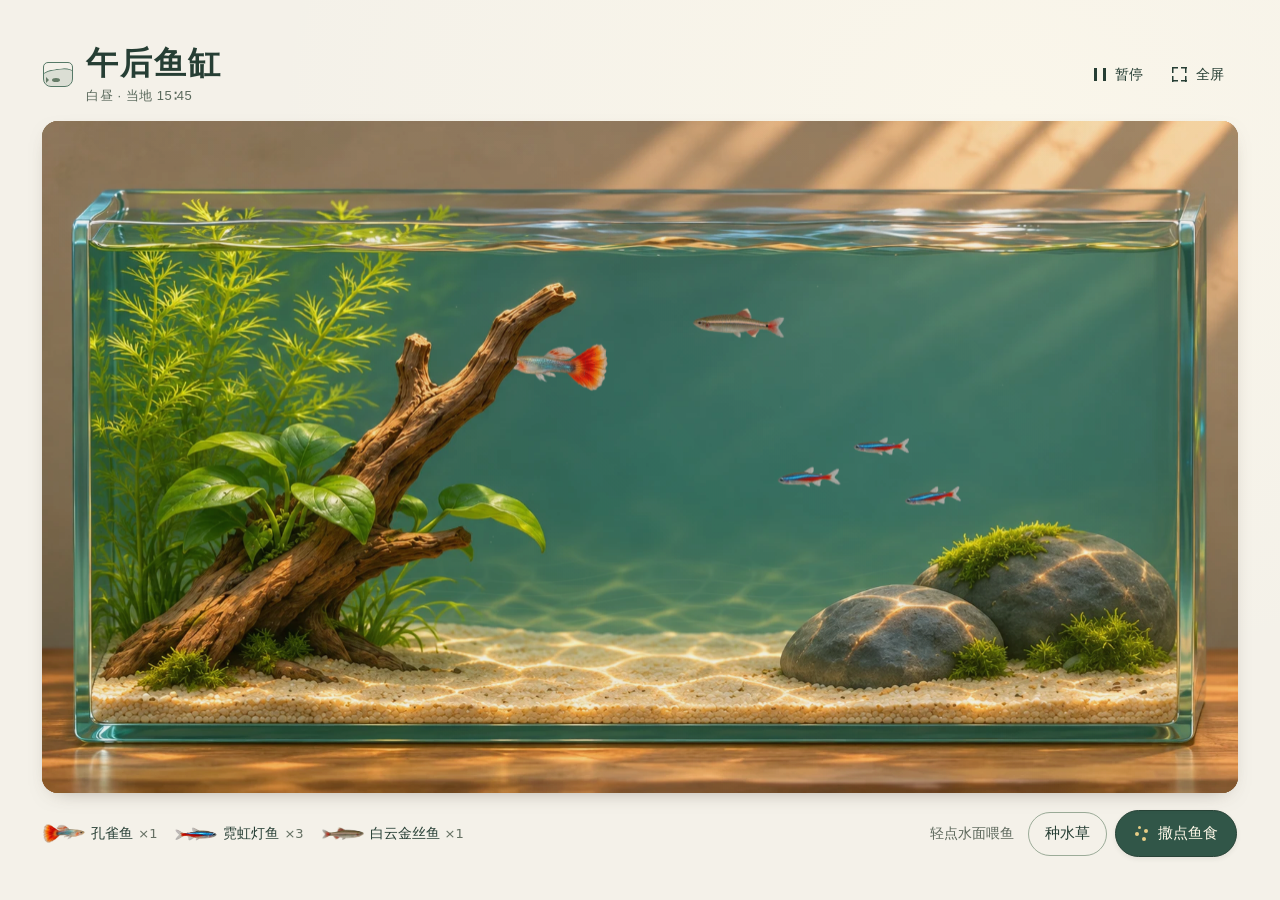
<file: index.html>
<!DOCTYPE html>
<html lang="zh-CN">
<head>
<meta charset="UTF-8"><meta name="viewport" content="width=device-width, initial-scale=1, viewport-fit=cover">
<meta name="theme-color" content="#f4f1e9"><title>午后鱼缸</title>
<link rel="icon" href="assets/guppy.webp">
<link rel="stylesheet" href="style.css"><script defer src="daylight.js"></script><script defer src="water-optics.js"></script><script defer src="environment.js"></script><script defer src="plant.js"></script><script defer src="aquarium.js"></script>
</head>
<body>
<main id="room">
<div class="game">
<header>
<div class="name"><span class="tank-mark" aria-hidden="true"><i></i></span><div><h1>午后鱼缸</h1><p id="clock" title="跟随设备当地时间" aria-label="当地时间"></p></div></div>
<div class="tools">
<button type="button" id="pause" aria-pressed="false"><i class="pause-icon" aria-hidden="true"></i><span>暂停</span></button>
<button type="button" id="expand" aria-pressed="false" aria-label="全屏观赏"><i class="expand-icon" aria-hidden="true"></i><span>全屏</span></button>
</div>
</header>
<div class="stage" id="stage">
<picture><source media="(orientation:portrait) and (max-width:900px)" srcset="assets/tank-square.webp"><img class="scene" src="assets/tank.webp" alt="阳光照进玻璃鱼缸，左侧是沉木和水草，右侧青石上落着水波的光影。" draggable="false"></picture>
<canvas id="optics" hidden aria-hidden="true"></canvas>
<canvas id="water" aria-hidden="true"></canvas>
</div>
<footer>
<div class="stock" aria-label="缸里的鱼">
<span><img data-species="guppy" src="assets/guppy.webp" alt="">孔雀鱼 <small>×1</small></span>
<span><img data-species="tetra" src="assets/tetra.webp" alt="">霓虹灯鱼 <small>×3</small></span>
<span><img data-species="whiteCloud" src="assets/white-cloud.webp" alt="">白云金丝鱼 <small>×1</small></span>
</div>
<div class="feeding"><div class="feed-info"><p id="message" role="status">轻点水面喂鱼</p><button type="button" id="plant-undo" hidden>撤销</button><span class="visually-hidden" id="feeding-audio" role="status"></span></div>
<div class="care-actions"><button type="button" id="plant" class="secondary" aria-expanded="false" aria-controls="plant-editor">种水草</button>
<button id="feed" class="primary" type="button"><i class="grains" aria-hidden="true"></i>撒点鱼食</button></div></div>
<section id="plant-editor" hidden aria-label="摆放椒草">
<div class="plant-heading"><strong>摆放椒草</strong><span id="plant-help" role="status">轻点沙面，或滑动微调</span></div>
<div class="plant-sliders">
<label for="plant-x"><span>左侧<span>右侧</span></span><input type="range" id="plant-x" min="100" max="900" value="490" aria-label="左右位置"></label>
<label for="plant-z"><span>后景<span>前景</span></span><input type="range" id="plant-z" min="0" max="1000" value="450" aria-label="前后景深"></label>
</div>
<div class="plant-actions"><button type="button" id="plant-remove" hidden>移除水草</button><button type="button" id="plant-cancel" class="secondary">取消</button><button type="button" id="plant-save" class="primary">种下</button></div>
</section>
</footer>
</div>
</main>
</body>
</html>
</file>
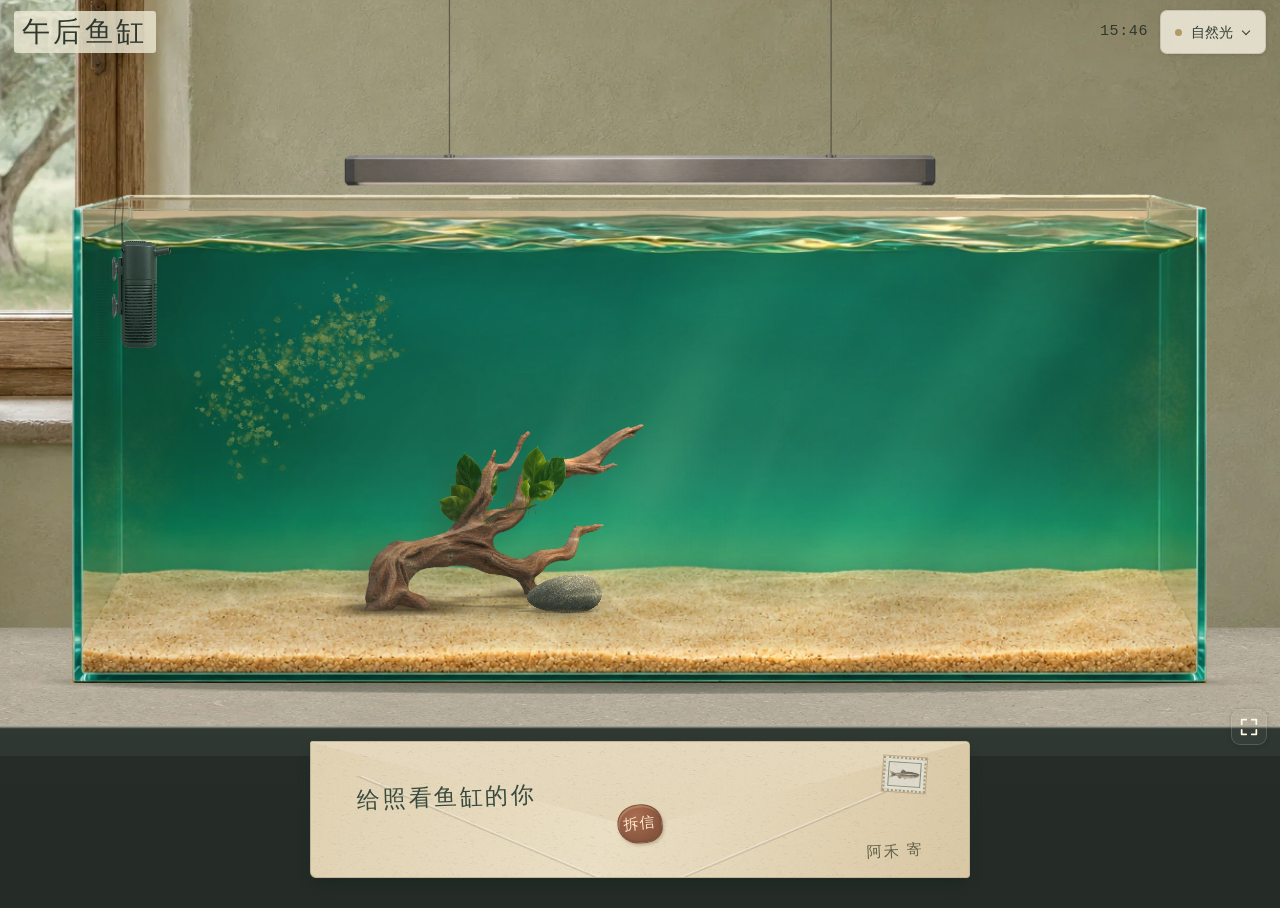
<file: v2/index.html>
<!doctype html>
<html lang="zh-CN"><head><meta charset="utf-8"><meta name="viewport" content="width=device-width, initial-scale=1, viewport-fit=cover"><meta name="theme-color" content="#203932"><title>午后鱼缸</title><link rel="icon" href="assets/white-cloud.webp"><link rel="stylesheet" href="aquarium.css?v=391c281f0372"><script defer src="aquarium.js?v=118166118737"></script></head>
<body><main>
<header class="room-head"><div class="title"><img src="assets/white-cloud.webp" alt=""><h1>午后鱼缸</h1></div><div class="room-time"><button type="button" id="journal-open" aria-haspopup="dialog" aria-controls="discovery-book" title="观察手记" hidden><i aria-hidden="true" class="book-icon"></i>手记 <span></span></button><time id="local-clock" aria-label="当地时间"></time><button class="light-state" id="view-drawer" aria-expanded="false" aria-controls="view-options" aria-label="光线与取景"><i></i><span id="lamp-state">当地光线</span><span class="chevron" aria-hidden="true"></span></button></div></header>
<dialog id="discovery-book" aria-labelledby="discovery-title"><div class="journal-heading"><h2 id="discovery-title">观察手记</h2><button class="plain">合上</button></div><p class="book-count"></p><p class="book-next"></p><ol></ol><p class="book-supplies">每一页只发现一种新住客或素材。继续写手记，也会补充以前领过的份数。取出的摆件和捞出的生物会腾出相应名额。</p></dialog>
<div class="stage" id="stage"><canvas id="tank" tabindex="0" aria-label="鱼缸。轻点水面看鱼的反应。拿起饵瓶后，点水域投一小撮，或按回车。双指开合缩放，双指同向拖动可移动视角。"></canvas><button class="camera-switch" id="quick-camera" type="button" aria-label="放大近看" aria-controls="tank" title="放大近看" disabled><svg aria-hidden="true" focusable="false" viewBox="0 0 24 24"><path class="expand-frame" d="M9 4H4v5 M15 4h5v5 M20 15v5h-5 M9 20H4v-5"/><path class="contract-frame" d="M4 9h5V4 M15 4v5h5 M20 15h-5v5 M9 20v-5H4"/></svg></button><nav class="room-dock" aria-label="鱼缸工具">
<button id="feed" aria-pressed="false" disabled><img src="assets/food-jar.webp" alt=""><span>投喂</span></button>
<button id="care-drawer" aria-expanded="false" aria-controls="care-options"><img src="assets/glass-scraper.webp" alt=""><span>养护</span></button>
<button id="residents-open" aria-expanded="false" aria-controls="residents-panel" disabled><img src="assets/landing-net.webp" alt=""><span>生物</span></button>
<button id="edit" aria-expanded="false" aria-controls="editor" disabled><img src="assets/branch.webp" alt=""><span>造景</span></button>
</nav><div class="room-drawer" id="care-options" role="group" aria-label="养护工具" hidden><div class="care-actions"><button class="plain" id="wipe-glass" aria-pressed="false" disabled><img src="assets/glass-scraper.webp" alt=""><span>擦缸</span></button><button class="plain" id="siphon" aria-pressed="false" disabled>吸底</button><button class="plain" id="water-change" disabled>换水 ¼</button><button class="plain" id="fine-filter" hidden>开启精滤</button><button type="button" class="plain" data-close-drawer="care">返回</button></div></div>
<div id="care-hand" hidden><div class="hand-caption"><strong id="care-hand-name">擦缸</strong><small id="care-hand-hint"></small></div><button type="button" id="care-pan" aria-pressed="false">移视角</button><button type="button" id="care-put-away">放回</button></div><div id="load" role="status">正在布置鱼缸…</div></div>
<div class="tank-notes" id="tank-notes" hidden><strong></strong><span></span></div><span id="spoken-observation" class="sr-only" role="status"></span>
<div id="animal-view" hidden><span id="animal-caption"></span><button class="plain" id="animal-exit">回到全景</button></div>
<section id="opening-note" aria-live="polite" aria-labelledby="opening-title" hidden>
<div class="letter"><p class="letter-from" id="opening-from">阿禾的留条</p><h2 id="opening-title"></h2><p id="opening-copy"></p></div>
<div class="letter-actions"><button class="primary" id="opening-action"></button><button class="plain" id="opening-skip">直接养鱼</button></div>
</section>
<section class="residents-panel" id="residents-panel" aria-labelledby="residents-heading" hidden>
<div class="residents-head"><h2 id="residents-heading">缸中生物</h2><div class="capacity"><span id="stock-capacity"></span><meter id="stock-meter" min="0" max="24" value="0" aria-label="已用容量"></meter></div><button class="plain" id="residents-close">收起</button></div>
<div class="stock-modes segments" role="group" aria-label="生物操作"><button id="stock-mode-add" aria-pressed="true">投放</button><button id="stock-mode-net" aria-pressed="false">捞出</button></div>
<div id="stock-add-pane"><div id="stock-species" role="group" aria-label="选择种类"></div>
<p id="stock-detail"></p><p id="stock-occupancy"></p>
<div class="stock-action"><label for="stock-quantity">数量</label><div class="stock-step"><button id="stock-minus" aria-label="减少数量">−</button><input id="stock-quantity" type="number" min="1" max="24" value="1" step="1" inputmode="numeric"><button id="stock-plus" aria-label="增加数量">＋</button></div><button class="primary" id="stock-add">放入缸中</button><button class="plain" id="stock-observe">近观缸中个体</button></div></div>
<div id="stock-net-pane" hidden><p id="net-hint">轻点缸里的个体，或从名单中选一只。</p><div class="stock-action"><label for="net-id">目标</label><select id="net-id"></select><button class="primary" id="net-go" disabled>捞出这只</button></div></div>
<p id="stock-feedback" role="status" hidden></p>
</section>
<nav id="work-tabs" aria-label="布置工具" hidden><button data-tool="objects">摆件与水草</button><button data-tool="bed">底床</button></nav>
<section id="turn-panel" class="turn-panel" aria-label="造景物角度" hidden>
<div class="turn-which"><label for="turn-piece">转动物件</label><select id="turn-piece"></select></div>
<div class="turn-choice"><div class="turn-caption"><span id="yaw-label">朝向</span><output id="yaw-value"></output></div><div id="yaw-strip" role="radiogroup" aria-labelledby="yaw-label"></div></div>
<label class="tilt-control" for="tilt"><span>倾斜 <output id="tilt-value">0°</output></span><input id="tilt" aria-label="倾斜角度" type="range" min="-15" max="15" step="1" value="0"></label>
</section>
<section class="controls" aria-label="鱼缸控制">

<div id="feeding-guide" class="feed-in-hand" hidden><img src="assets/food-jar.webp" alt=""><span>轻点鱼前方的水，投一小撮</span><button id="put-away">收起饵瓶</button></div>
<div id="next-discovery" hidden><strong></strong><span></span><button></button></div>

<div class="room-drawer" id="view-options" hidden><div class="drawer-head"><h2>光线与取景</h2><button class="plain" data-close-drawer="view">收起</button></div><div class="view-groups"><div class="group"><span class="label">光照</span><div class="segments" id="modes"><button data-mode="now">跟随时间</button><button data-mode="dawn">清晨</button><button data-mode="day">白天</button><button data-mode="dusk">黄昏</button><button data-mode="night">夜间</button></div></div>
<div class="group"><span class="label" id="finish-label">画面</span><div class="segments" id="finish-modes" role="group" aria-labelledby="finish-label"><button data-finish="off" aria-pressed="false">原光</button><button data-finish="on" aria-pressed="true">自然润色</button></div></div>
</div><div class="view-extras"><a id="visit-letter" href="?chapter=arrival&amp;visit=fieldbook">另开一缸体验来信</a><button class="plain" id="watch" hidden>近观水草</button><button id="care-hour" class="plain" hidden>推演 1 小时</button></div><div id="camera" hidden><label for="pan">左右取景</label><input id="pan" type="range" min="0" max="1000"></div></div>
<section id="watch-tools" hidden aria-label="水草近观"><select id="watch-plant" aria-label="要观察的水草"></select><div class="segments" id="watch-age"><button data-age="actual">原株</button><button data-age="grown">成株预览</button></div><select id="watch-form" aria-label="预览成株株形" hidden></select><span id="watch-growth"></span><span class="watch-hint">轻划叶尖，看看叶片如何回弹</span><button id="close-watch" class="plain">回到鱼缸</button></section>
<p id="care-note" role="status" hidden></p><span class="sr-only" id="feeding-status" role="status"></span>
<section id="editor" hidden aria-label="鱼缸造景"><div class="edit-head"><div><h2 id="selection">布置鱼缸</h2><p id="hint">点选缸中的物件，或从列表中选择。</p></div><div class="actions"><button id="undo" class="plain">撤销</button><button id="compare" class="plain" aria-pressed="false">对照原景</button></div></div>
<div id="bed-editor" hidden>
<div class="bed-picks"><div><h3>底床材质</h3><div id="bed-styles"></div></div><div><h3>地形</h3><div id="bed-forms"><button data-form="flat">平底</button><button data-form="left">左岸高坡</button><button data-form="valley">双岸浅谷</button><button data-form="right">右岸高坡</button></div></div></div>
<div class="bed-sculpt"><div class="bed-plan"><div class="bed-rows" aria-hidden="true"><span>后</span><span>中</span><span>前</span></div><div id="bed-map" aria-label="底床俯视选区"></div></div><div class="bed-height"><label for="bed-height"><span id="bed-place"></span><output id="bed-level"></output></label><input id="bed-height" type="range" min="0" max="54"><div class="actions"><button class="plain" id="bed-down">压低</button><button class="plain" id="bed-up">堆高</button></div></div></div>
</div><div class="edit-body" id="object-editor"><section id="placement" aria-label="摆放物件"><div class="piece-picker">
<button type="button" id="piece-open" aria-haspopup="dialog" aria-controls="piece-dialog"><span class="piece-image" aria-hidden="true"></span><span class="piece-caption"><small>选择物件</small><strong>缸中暂无摆件</strong></span><span class="piece-chevron" aria-hidden="true"></span></button>
<button type="button" id="adjust-open" aria-haspopup="dialog" aria-controls="adjust-dialog"><svg viewBox="0 0 24 24" fill="none" stroke="currentColor" stroke-width="1.7" stroke-linecap="round" aria-hidden="true"><path d="M4 7h6m4 0h6M4 17h10m4 0h2"/><circle cx="12" cy="7" r="2.2"/><circle cx="16" cy="17" r="2.2"/></svg><span>更多调整</span></button>
<button type="button" id="remove" hidden><svg viewBox="0 0 24 24" fill="none" stroke="currentColor" stroke-width="1.6" stroke-linecap="round" stroke-linejoin="round" aria-hidden="true"><path d="M4.5 7h15M9 7V5.5A1.5 1.5 0 0 1 10.5 4h3A1.5 1.5 0 0 1 15 5.5V7M6.5 7l.8 12a1.5 1.5 0 0 0 1.5 1.4h6.4a1.5 1.5 0 0 0 1.5-1.4l.8-12M10 10.5v6M14 10.5v6"/></svg><span>移除</span></button></div>
<dialog class="piece-sheet" id="piece-dialog" aria-labelledby="piece-dialog-title"><header><h2 id="piece-dialog-title">选择缸中物件</h2><button type="button" class="plain" data-close-sheet>关闭</button></header><div id="piece-grid"></div></dialog>
<dialog class="piece-sheet" id="adjust-dialog" aria-labelledby="adjust-dialog-title"><header><div><small>更多调整</small><h2 id="adjust-dialog-title">调整物件</h2></div><button type="button" class="plain" data-close-sheet>完成调整</button></header></dialog>
<div id="placement-tools">
<div class="size-row"><label for="size">大小 <output id="size-value" for="size"></output></label><button type="button" data-axis="size" data-step="-5" aria-label="缩小物件">−</button><input id="size" aria-label="物件大小" type="range" min="40" max="155" step="1"><button type="button" data-axis="size" data-step="5" aria-label="放大物件">＋</button></div>
<div id="sliders" role="group" aria-label="物件位置">
<div class="position-axis"><label for="x" id="x-name">左右位置</label><div class="range-ends" aria-hidden="true"><span id="x-start">左</span><span id="x-end">右</span></div><input id="x" type="range" min="0" max="1000"></div>
<div class="position-axis" id="z-field"><label for="z">前后位置</label><div class="range-ends" aria-hidden="true"><span>后景</span><span>前景</span></div><input id="z" type="range" min="0" max="1000"></div>
</div><details id="placement-plan"><summary>俯视定位</summary><p>点一个位置，把当前物件放到那里的沙面。</p><div class="plan-rows"></div></details></div></section><div class="tools">
<div class="field" id="support-field" hidden><label for="support">放置在</label><select id="support"></select></div>
<div id="grow-note" hidden></div>
<div class="actions" id="object-actions"><button id="wall-left" class="plain">贴左壁</button><button id="wall-right" class="plain">贴右壁</button><button id="flip" class="plain">翻转</button><button id="duplicate" class="plain">复制一件</button></div></div>
<div class="shelf"><div class="shelf-title">添加素材</div><div class="plant-shelf-note">水草图为成株。种下时是幼株，可在「近观水草」看它长成后的样子。</div><div id="palette"></div></div></div>
<footer><div class="group"><label for="presets">参考造景</label><select id="presets"><option value="">选择构图</option><option value="black-bank">黑泥草坡</option><option value="fern-bank">裂叶溪岸</option><option value="creek">午后溪岸</option><option value="islands">双岛留白</option><option value="slope">林岸斜坡</option><option value="archway">林间拱桥</option></select></div><div class="actions"><button id="cancel" class="plain">取消</button><button id="done" class="primary">保存造景</button></div></footer>
</section><p id="message" role="status" hidden></p></section>
</main></body></html>
</file>
<file: style.css>
*{box-sizing:border-box}
:root{color-scheme:light;--paper:#f4f1e9;--ink:#263e34;--line:#d6d4c7}
body{margin:0;background:var(--paper);color:var(--ink);font:16px/1.5 "Instrument Sans","PingFang SC","Microsoft YaHei",system-ui,sans-serif}
#room{min-height:100svh;display:flex;align-items:center;justify-content:center;padding:18px clamp(14px,3.3vw,56px);background:radial-gradient(ellipse at 78% 12%,#faf6ea 0,transparent 52%),var(--paper)}
.game{width:min(100%, calc((100svh - 158px)*1.777),1500px);min-width:min(100%,600px)}
header,footer,.name,.tools,.stock,.feeding,.stock>span,button{display:flex;align-items:center}
header{justify-content:space-between;padding:0 1px 15px}
.name{gap:13px}h1{margin:0;font:600 clamp(24px,2.5vw,37px)/1.25 "STSong","Songti SC","Noto Serif CJK SC",serif;letter-spacing:.065em}
.tank-mark{width:30px;height:25px;border:1.5px solid #567967;border-radius:5px 5px 8px 8px;position:relative;overflow:hidden}
.tank-mark:before{content:"";position:absolute;top:6px;left:-4px;width:36px;height:20px;border-top:1px solid #567967;border-radius:40%;background:#77927d33;transform:rotate(-8deg)}
.tank-mark i{position:absolute;bottom:4px;left:8px;width:8px;height:4px;background:#657b67;border-radius:70%}.tank-mark i:before{content:"";border:3px solid transparent;border-right-color:#657b67;position:absolute;left:-6px;top:-1px;transform:rotate(180deg)}
.tools{gap:3px}button{font:inherit;color:inherit;cursor:pointer;touch-action:manipulation;white-space:nowrap;justify-content:center;gap:9px;transition:background .18s,transform .18s}
button:focus-visible{outline:3px solid #b2813e;outline-offset:3px}button:active{transform:translateY(1px)}
.tools button{background:transparent;border:0;border-radius:12px;padding:10px 13px;font-size:14px;min-height:44px}.tools button:hover{background:#e5e5d8}
.pause-icon{width:12px;height:13px;border-inline:3px solid currentColor}.playing .pause-icon{border:0;width:0;height:0;border-block:7px solid transparent;border-left:11px solid currentColor}
.expand-icon{width:15px;height:15px;background:linear-gradient(currentColor,currentColor) left top/6px 1.5px,linear-gradient(currentColor,currentColor) left top/1.5px 6px,linear-gradient(currentColor,currentColor) right top/6px 1.5px,linear-gradient(currentColor,currentColor) right top/1.5px 6px,linear-gradient(currentColor,currentColor) left bottom/6px 1.5px,linear-gradient(currentColor,currentColor) left bottom/1.5px 6px,linear-gradient(currentColor,currentColor) right bottom/6px 1.5px,linear-gradient(currentColor,currentColor) right bottom/1.5px 6px;background-repeat:no-repeat}
.stage{position:relative;aspect-ratio:1672/941;overflow:hidden;isolation:isolate;border-radius:16px;background:#846e50;box-shadow:0 7px 22px -13px #4f44369c;touch-action:manipulation;cursor:crosshair;-webkit-tap-highlight-color:transparent}
.scene,canvas{position:absolute;inset:0;width:100%;height:100%;display:block;user-select:none;-webkit-user-select:none}.scene{pointer-events:none}
footer{justify-content:space-between;gap:14px;padding:17px 1px 0;flex-wrap:wrap}.stock{gap:18px}.stock>span{font-size:14px;gap:5px;white-space:nowrap}.stock img{width:42px;height:22px;object-fit:contain;margin-right:1px}.stock small{font:inherit;color:#657063;font-size:13px;font-variant-numeric:tabular-nums}
.feeding{gap:14px;flex-wrap:wrap}.feeding p{font-size:14px;color:#5b665a;margin:0}.primary{border:1px solid #284337;border-radius:24px;background:#315648;color:#fff9e9;padding:11px 18px;font-size:15px;box-shadow:0 2px 5px #26332814}.primary:hover{background:#214539}.primary:disabled{opacity:.58;cursor:default}
.grains{width:15px;height:16px;position:relative}.grains:before,.grains:after{content:"";position:absolute;width:4px;height:4px;border-radius:50%;background:#e8cd86}.grains:before{left:1px;top:6px;box-shadow:7px 5px #e8cd86,9px -3px #e8cd86}.grains:after{top:0;left:4px;width:3px;height:3px}
#room:fullscreen,.immersive{background:#0e1d19!important;color:#f0efdc}.immersive .feeding p,.immersive .stock small,#room:fullscreen .feeding p,#room:fullscreen .stock small{color:#c2c9b9}.immersive .tools button:hover,#room:fullscreen .tools button:hover{background:#30483c}
@media(max-width:960px){footer{align-items:flex-start}.feeding{flex-direction:row-reverse;justify-content:flex-start}.feeding p{max-width:190px}}
@media(max-width:700px){#room{padding:20px 12px}.game{min-width:0;width:100%}.stage{border-radius:10px}header{padding-bottom:13px}.tools button{padding:9px}.name{gap:8px}.tank-mark{width:25px;height:22px}.stock{gap:13px}.stock img{width:30px}.stock>span{font-size:14px}footer{gap:14px}.feeding{flex-direction:row;justify-content:space-between;width:100%;border-top:1px solid var(--line);padding-top:12px}.feeding p{max-width:58%;font-size:14px}}
@media(max-height:510px) and (orientation:landscape){#room{padding:4px 12px}.game{min-width:0;width:min(100%,calc((100svh - 83px)*1.777))}header{padding-bottom:1px}h1{font-size:22px}.tools button{min-height:34px;padding-block:4px}footer{padding-top:4px;flex-wrap:nowrap}.stock{gap:6px}.stock img{width:24px}.feeding{width:auto;border:0;padding:0}.feeding p{display:none}.primary{padding:5px 12px}}
@media(prefers-reduced-motion:reduce){button{transition:none}}
#clock{margin:3px 0 0;font:500 13px/1.5 "Instrument Sans","PingFang SC","Microsoft YaHei",sans-serif;letter-spacing:.04em;color:#5a695c;font-variant-numeric:tabular-nums}
.game{width:min(100%,calc((100svh - 181px)*1.777),1500px)}
.feed-info{display:flex;align-items:center;gap:8px;min-height:25px}
#room:fullscreen #clock,.immersive #clock{color:#c8d0c4}
@media (orientation:portrait) and (max-width:900px){
  #room{padding:max(16px,env(safe-area-inset-top)) max(12px,3vw) max(16px,env(safe-area-inset-bottom));align-items:center}
  .game{width:min(100%,max(280px,calc(100svh - 205px)),660px);min-width:0}
  header{padding:0 2px 13px}.name{gap:9px}h1{font-size:clamp(26px,6.5vw,35px)}
  .stage{aspect-ratio:1; border-radius:14px}.tools{gap:1px}.tools button{min-width:44px;min-height:44px;padding:9px}
  footer{gap:12px;padding-top:12px;display:grid;grid-template-columns:1fr}
  .feeding{flex-direction:row;flex-wrap:nowrap;justify-content:space-between;width:100%;border:0;padding:0;gap:8px;grid-row:1}
  .feeding p{max-width:none;font-size:14px}.feed-info{flex-wrap:wrap;gap:4px 7px}
  .primary{min-height:46px;padding:9px 17px}
  .stock{border-top:1px solid var(--line);padding:10px 2px 0;gap:18px}.stock img{width:34px}
}
@media(max-width:360px) and (orientation:portrait){.tools span{position:absolute;clip-path:inset(50%);width:1px;height:1px;overflow:hidden}.primary{padding-inline:13px}}
@media(max-height:510px) and (orientation:landscape){#clock{display:none}.game{width:min(100%,calc((100svh - 83px)*1.777))}}
#optics[hidden]{display:none}
#optics{pointer-events:none}
.visually-hidden{position:absolute;width:1px;height:1px;padding:0;margin:-1px;overflow:hidden;clip:rect(0,0,0,0);white-space:nowrap;border:0}

[hidden]{display:none!important}
.care-actions,.plant-heading,.plant-actions{display:flex;align-items:center;gap:8px}
.care-actions{margin-left:auto}
.secondary{background:transparent;color:inherit;border:1px solid #9bab98;border-radius:24px;font-size:15px;padding:9px 16px;min-height:44px}
.secondary:hover{background:#83967c1c}
#plant-editor{flex:1 1 100%;min-width:0;max-width:660px;margin-inline:auto}
.game.editing footer{display:block}
.game.editing .stage{touch-action:none}
.game.editing .stock,.game.editing .feeding{display:none}
.plant-heading{justify-content:space-between}.plant-heading strong{font-size:16px;font-weight:600}
#plant-help{font-size:14px;color:#58695b}
.plant-sliders{display:grid;grid-template-columns:1fr 1fr;gap:24px;margin:4px 0}
.plant-sliders label{display:block;min-width:0;cursor:pointer}
.plant-sliders label>span{display:flex;justify-content:space-between;color:#546553;font-size:13px}
.plant-sliders input{display:block;width:100%;margin:-4px 0 0;height:44px;cursor:pointer;accent-color:#466750;touch-action:pan-y}
.plant-sliders input:focus-visible{outline:2px solid #ae8959;outline-offset:1px}
.plant-actions{justify-content:flex-end}.plant-actions button{min-height:44px}
#plant-remove,#plant-undo{background:transparent;border:0;text-decoration:underline;text-underline-offset:4px;min-height:44px;padding:4px 8px;font-size:14px}
#plant-remove{margin-right:auto;color:#80513e}#plant-undo{color:inherit}
.immersive #plant-help,#room:fullscreen #plant-help,.immersive .plant-sliders label>span,#room:fullscreen .plant-sliders label>span{color:#c6d0c2}
.immersive #plant-remove,#room:fullscreen #plant-remove{color:#e7b9a4}
@media (orientation:portrait) and (max-width:900px){
  .stock{flex-wrap:wrap;gap:2px 13px;padding-top:8px}
  .stock>span{min-height:32px}
  .feeding{flex-direction:row}
  .feeding .feed-info{flex:1;gap:0}
  .care-actions{flex:none}
  .care-actions .secondary{min-height:46px}
  .game.editing footer{padding-inline:3px}
  .plant-sliders{gap:18px}
}
@media(max-width:375px) and (orientation:portrait){
  .care-actions{gap:5px}.care-actions .secondary,.care-actions .primary{padding-inline:11px}
  .stock img{width:28px}.stock{gap:0 8px}.stock>span{gap:3px}
}
@media(max-height:510px) and (orientation:landscape){
  footer{flex-wrap:wrap;gap:3px 10px}.stock{flex-wrap:wrap;gap:3px 8px}
  .care-actions .secondary{min-height:32px;padding:4px 10px}
  .game.editing{width:min(100%,max(300px,calc((100svh - 140px)*1.777)))}
  .game.editing footer{padding-top:4px}.plant-sliders{margin:0}
}
.plant-sliders input{appearance:none;background:transparent;margin-inline:0}
.plant-sliders input::-webkit-slider-runnable-track{height:5px;background:#abbba6;border-radius:5px}
.plant-sliders input::-webkit-slider-thumb{appearance:none;height:22px;width:22px;margin-top:-8.5px;border-radius:50%;border:2px solid #f4f2e8;background:#486b55;box-shadow:0 0 0 1px #667e68}
.plant-sliders input::-moz-range-track{height:5px;background:#abbba6;border-radius:5px}
.plant-sliders input::-moz-range-thumb{height:18px;width:18px;border-radius:50%;border:2px solid #f4f2e8;background:#486b55;box-shadow:0 0 0 1px #667e68}
@media (orientation:landscape) and (max-height:510px) and (min-width:580px){
  .game.editing{display:grid;width:min(100%,calc((100svh - 54px)*1.777 + 246px));grid-template-columns:minmax(0,1fr) clamp(222px,28vw,280px);column-gap:14px;align-items:center}
  .game.editing header{grid-column:1/-1}
  .game.editing footer{padding:0}
  .plant-heading{display:block}.plant-heading strong,#plant-help{display:block}
  .plant-sliders{grid-template-columns:1fr;gap:0;margin:8px 0 3px}
  .plant-actions{gap:5px}.plant-actions .primary,.plant-actions .secondary{padding-inline:12px}
}
</file>
<file: v2/aquarium.css>
/* study */
*{box-sizing:border-box}html{color-scheme:light}body{margin:0;color:#293c34;background:#f3f0e7;font:15px/1.45 "Instrument Sans","PingFang SC","Microsoft YaHei",system-ui,sans-serif}main{width:min(1080px,calc(100% - 48px));margin:clamp(16px,3vh,34px) auto 32px}header,.title,.light-state,.bar,.group,.segments,.actions,footer,.edit-head,.field,#camera{display:flex;align-items:center}header,footer,.edit-head{justify-content:space-between}header{margin:0 0 14px}.title{gap:15px}.title span{border-left:1px solid #b7bcae;padding-left:15px;color:#697365;font-size:14px;letter-spacing:.13em}h1,h2{font:500 34px/1.15 "Songti SC","STSong","Noto Serif CJK SC",serif;margin:0}h1{letter-spacing:.06em}.light-state{gap:8px;font-size:13px;color:#627064}.light-state i{width:7px;height:7px;background:#829885;border-radius:50%}.lit .light-state i{background:#cfab63;box-shadow:0 0 0 3px #c5a67129}
.stage{width:min(100%,max(440px,calc((100svh - 170px)*1.93)));aspect-ratio:1164/604;position:relative;overflow:hidden;margin:auto;background:#54736a;border-radius:12px;isolation:isolate}.near .stage{width:min(100%,max(290px,calc((100svh - 230px)*.89)));aspect-ratio:.89}.stage canvas{display:block;width:100%;height:100%;touch-action:pan-y}.editing canvas,.near canvas{touch-action:none}.near canvas{cursor:grab}.editing canvas{cursor:crosshair}#load{position:absolute;inset:0;display:grid;place-items:center;background:#54736a;color:#fff}
.controls{border-top:1px solid #cfd2c5;padding-top:12px;margin-top:15px}.bar,.group,.actions{gap:9px}.bar{gap:13px 22px;flex-wrap:wrap}.label,.field label,.shelf-title,footer label,#camera label{color:#546458;font-size:13px}.open{margin-left:auto}.segments{padding:3px;border-radius:24px;background:#e3e5d9}.segments button,.plain{background:transparent;border:0;color:#405646}button,select,input{font:inherit}button,select{cursor:pointer}button{min-height:42px;padding:6px 14px;border-radius:22px;touch-action:manipulation}.segments button[aria-pressed=true],.plain[aria-pressed=true]{color:#274832;background:#fffdf3;box-shadow:0 1px 4px #26392b21}.primary{border:1px solid #345442;background:#345442;color:#fffef3;padding-inline:21px}.plain{border:1px solid #ccd1c3}.actions{gap:6px}.plain:disabled,.primary:disabled,select:disabled{opacity:.38;cursor:default}button:focus-visible,input:focus-visible,select:focus-visible{outline:2px solid #a07835;outline-offset:2px}button:hover:not(:disabled){filter:brightness(.97)}#camera{gap:13px;max-width:360px;margin-top:6px}#camera label,.field label,footer label{white-space:nowrap}input[type=range]{width:100%;min-width:0;height:40px;margin:0;accent-color:#477351;cursor:pointer}
#editor{border-top:1px solid #d5d6c9;margin-top:12px;padding-top:15px}.edit-head{gap:8px;margin-bottom:12px}h2{font-size:24px}.edit-head p{margin:4px 0 0;color:#5b6b5d;font-size:13px}.edit-body{display:grid;grid-template-columns:1.18fr 1fr;gap:26px}.field{gap:8px;display:inline-flex;margin:0 10px 5px 0}select{color:#314b39;background:#faf9ef;border:1px solid #cbd0c2;padding:4px 8px;border-radius:9px;min-height:38px;max-width:100%}.sliders{display:flex;gap:18px;margin-top:5px}.sliders label{flex:1;min-width:0;font-size:13px;color:#526254}.sliders label span{display:block}.sliders output{font-variant-numeric:tabular-nums;color:#435548}#object-actions .plain{min-height:36px;font-size:13px}.shelf{border-left:1px solid #d4d6cd;padding-left:22px}.shelf-title{margin-bottom:6px}#palette{display:grid;grid-template-columns:repeat(7,minmax(0,1fr));gap:5px}#palette button{padding:6px 2px 4px;border:1px solid #d6d8cc;background:#ebece1;border-radius:9px;min-height:62px;color:#415546;font-size:12px}#palette :is(img,canvas){display:block;width:100%;height:32px;object-fit:contain;margin-bottom:2px}footer{border-top:1px solid #d4d6c9;margin-top:15px;padding-top:12px;gap:10px}#message{color:#536853;font-size:13px;margin:7px 0 0}[hidden]{display:none!important}
@media(max-width:700px){main{width:calc(100% - 24px);margin:15px auto 25px}h1{font-size:27px}.title{gap:9px}.title span{padding-left:9px;font-size:12px}.stage{width:100%;border-radius:9px}.near .stage{width:min(100%,max(260px,calc((100svh - 230px)*.89)))}.editing.near .stage{width:min(100%,max(250px,calc(44svh * 1.12)));aspect-ratio:1.12}.controls{margin-top:10px;padding-top:9px}.bar{gap:6px 12px}.group{gap:6px}.segments button,.primary,.plain{padding-inline:12px;min-height:44px}.edit-body{grid-template-columns:1fr;gap:11px}.shelf{border-left:0;border-top:1px solid #d4d6cd;padding:9px 0 0}#editor{margin-top:8px;padding-top:10px}.edit-head h2{font-size:20px}.edit-head{align-items:flex-start}.edit-head p{max-width:24em}.edit-head .plain{font-size:12px;padding-inline:9px}.sliders{gap:12px}#camera{margin-top:2px;max-width:none}select,#object-actions .plain{min-height:44px}.shelf-title{margin-bottom:4px}footer{margin-top:10px}.field{margin-right:5px}.editing .controls{padding-bottom:env(safe-area-inset-bottom)}}
@media(max-width:460px){.bar>.group:first-child{flex-basis:100%}.bar .open{margin-left:auto}.edit-head .actions{flex-shrink:0}.edit-head p{font-size:12px}footer .group{gap:4px}footer select{max-width:95px}}

@media(max-width:700px) and (orientation:portrait){.editing .stage{position:sticky;top:0;z-index:2;box-shadow:0 2px 0 #f3f0e7}.editing .controls{position:relative}#palette{gap:3px}#palette button{min-height:56px}}

.turn-panel{display:grid;grid-template-columns:minmax(120px,1fr) minmax(230px,2fr) minmax(120px,1.1fr);align-items:center;gap:20px 26px;margin:12px 0 0;padding:12px 18px;background:#e9ecdf;border:1px solid #d0d7c5;border-radius:12px;color:#425d49}
.turn-which label,.turn-caption,.tilt-control span{display:block;font-size:14px}.turn-which select{min-height:42px;width:100%;margin-top:5px}.turn-caption,.tilt-control span{display:flex;justify-content:space-between;gap:6px;align-items:center}
.turn-panel output{color:#426348;font-variant-numeric:tabular-nums;font-size:13px}#yaw-strip{display:grid;grid-template-columns:repeat(5,minmax(0,1fr));gap:4px;margin-top:4px;touch-action:pan-y;user-select:none}
.yaw-option{border:1px solid #ccd5bf;background:#f4f5eb;border-radius:7px;position:relative;min-height:50px;padding:3px 0 2px;color:#576451;cursor:pointer;touch-action:pan-y;font-size:11px;line-height:1.1}
.yaw-option img{display:block;margin:auto;width:100%;height:30px;object-fit:contain;pointer-events:none}.yaw-option[aria-checked=true]{border:2px solid #497052;background:#fffef3;padding:2px 0 1px;color:#294a32}.tilt-control input{height:44px}.turn-panel select:focus-visible,.yaw-option:focus-visible{outline-offset:1px}
#palette{grid-template-columns:repeat(5,minmax(0,1fr))}.tilt-control{min-width:0}
@media(max-width:700px){.turn-panel{grid-template-columns:1fr 1.04fr;gap:4px 12px;padding:8px 11px;margin-top:8px}.turn-which{display:flex;align-items:center;gap:5px}.turn-which label{font-size:12px;white-space:nowrap}.turn-which select{font-size:13px;margin:0;min-width:0;min-height:44px;padding-inline:4px}.turn-choice{grid-column:1/-1;grid-row:2}.tilt-control{display:flex;align-items:center;gap:5px}.tilt-control span{display:block;font-size:12px;white-space:nowrap}.tilt-control output{display:block;text-align:center}.turn-caption{font-size:12px}.turn-caption output{font-size:12px}.yaw-option{min-height:44px}.yaw-option img{height:26px}#palette{grid-template-columns:repeat(5,minmax(0,1fr))}}
#object-actions{flex-wrap:wrap}

.sr-only{position:absolute;width:1px;height:1px;overflow:hidden;clip-path:inset(50%);white-space:nowrap}
body{transition:background-color .55s,color .55s}
body[data-tone=dawn]{background:#edf1ed}body[data-tone=dusk]{background:#e9e3dd}
body[data-tone=night]{background:#1d2a32;color:#e3e6dd}
body[data-tone=night] :is(.title span,.label,#camera label,.light-state){color:#b7c9c8}
body[data-tone=night] .controls{border-color:#405259}
body[data-tone=night] .segments{background:#34464b}
body[data-tone=night] :is(.segments button,.plain){color:#dde6df}
body[data-tone=night] .segments [aria-pressed=true]{background:#dce5df;color:#263e3c}
body[data-tone=night] .plain{border-color:#72868a}
body[data-tone=night] .primary{background:#b9cfc3;color:#1e3933;border-color:#b9cfc3}
@media(max-width:460px){#modes button{padding-inline:10px}.bar #feed{margin-left:auto}.bar #edit{margin-left:0}}
@media(prefers-reduced-motion:reduce){body{transition:none}}

body[data-tone=night] :is(.turn-panel,.shelf,#editor,footer){border-color:#405259}
body[data-tone=night] :is(.turn-panel,select,.yaw-option,#palette button){background:#2e4044;color:#dce6dc;border-color:#506368}
body[data-tone=night] :is(.sliders label,.sliders output,.turn-panel output,.edit-head p,.field label,footer label,.shelf-title,#message){color:#b7c9c8}
body[data-tone=night] .yaw-option[aria-checked=true]{border-color:#b8cdb0}
body[data-tone=night].editing .stage{box-shadow:0 2px 0 #1d2a32}

#grow-note{margin:.65rem 0;color:#365448;font-size:.83rem}
#grow-note>strong,#grow-note>span{display:block;margin:.2rem 0}
.grow-stages{display:flex;gap:1rem;margin:.45rem 0}
.grow-stages span{display:grid;justify-items:center;font-size:.75rem;color:#656c61}
.grow-stages [aria-current]{color:#264d36;font-weight:650}
.grow-stages :is(img,canvas){width:45px;height:31px;object-fit:contain}
#work-tabs{display:flex;gap:4px;margin:12px 0 0;border-bottom:1px solid #c8d0bf}
#work-tabs button{padding:8px 16px;border:0;border-bottom:2px solid transparent;border-radius:0;background:transparent;color:inherit}
#work-tabs [aria-pressed=true]{border-color:#507054;font-weight:650}
#bed-editor{margin:5px 0 14px}#bed-editor h3{font:inherit;font-weight:550;margin:0 0 6px}
.bed-picks,.bed-sculpt{display:grid;grid-template-columns:1fr 1fr;gap:22px;align-items:center}
#bed-styles,#bed-forms,#watch-tools{display:flex;gap:6px;flex-wrap:wrap;align-items:center}
#bed-styles button,#bed-forms button{border:1px solid #bac6b6;background:#f9f8f0;color:#405546;min-height:42px;padding:5px 10px}
#bed-styles button{display:flex;align-items:center;gap:6px}#bed-styles img{width:27px;height:27px;object-fit:cover;border-radius:50%}
#bed-styles [aria-pressed=true],#bed-forms [aria-pressed=true]{border-color:#41664b;box-shadow:inset 0 0 0 1px #41664b}
.bed-sculpt{margin-top:15px}.bed-plan{display:flex;gap:8px}.bed-rows{display:grid;grid-template-rows:repeat(3,1fr);align-items:center;font-size:12px;color:#5c6c5a}
#bed-map{display:grid;grid-template-columns:repeat(5,1fr);gap:2px;flex:1;background:#d4d0bb;padding:4px;border-radius:9px}
#bed-map button{border:0;border-radius:4px;min-height:32px;background:var(--fill);color:#3f503a;position:relative}
#bed-map button::after{content:'';display:block;width:5px;height:5px;margin:auto;border-radius:50%;background:currentColor;opacity:.5}
#bed-map [aria-pressed=true]{outline:2px solid #315643;outline-offset:-3px}
.bed-height label{display:flex;align-items:center;justify-content:space-between}.bed-height output{font-size:.85em;color:#546853}.bed-height .actions button{min-height:38px}
#watch-tools{margin:12px 0}#watch-tools select{min-height:42px}
body[data-tone=night] :is(#bed-styles button,#bed-forms button){background:#314449;color:#e2e8df;border-color:#637578}
body[data-tone=night] :is(#bed-styles,#bed-forms) [aria-pressed=true]{border-color:#c6dac3}
body[data-tone=night] :is(.bed-height output,.bed-rows,#grow-note,.grow-stages span){color:#bdcfc3}
.yaw-option canvas{width:100%;height:30px;object-fit:contain;display:block}
@media(max-width:700px){.bed-picks{grid-template-columns:1fr;gap:10px}.bed-sculpt{grid-template-columns:1.25fr 1fr;gap:13px}#bed-map button{min-height:36px;padding:0}.yaw-option canvas{height:26px}.bed-height .actions{gap:3px}.bed-height .actions button{padding:6px 8px}#work-tabs{margin-top:6px}}

.watching canvas{touch-action:none}
.yaw-plant{display:block;width:min(100%,55px);aspect-ratio:100/54;margin:0 auto 1px;background-size:500% 100%;background-repeat:no-repeat}
.watch-hint{font-size:13px;color:#596b5d}body[data-tone=night] .watch-hint{color:#c2d1c8}

.siphoning #tank,.wiping-glass #tank{touch-action:none;cursor:crosshair}
#care-note{margin:7px 0 4px;color:#50685b;font-size:14px}
body[data-tone=night] #care-note{color:#c5d5c9}

.care-actions{display:flex;align-items:center;gap:6px;flex-wrap:wrap}
.care-actions:has(#siphon[hidden]){display:contents}
@media(max-width:700px){.care-actions{gap:5px}.care-actions .plain{min-height:44px}.bar .care-actions #feed{margin:0}}
.changing-water #tank{touch-action:none}

#wipe-glass img{width:18px;height:16px;object-fit:contain;vertical-align:-2px;margin-right:4px}
#palette button small{display:block;font:inherit;font-size:12px;opacity:.85}
.plant-shelf-note,#watch-growth{font-size:14px;line-height:1.45;color:inherit}
.plant-shelf-note{margin-bottom:.5rem}
#fine-filter:disabled:not([hidden]){opacity:.88;background:linear-gradient(to right,#adc6ac60 var(--filtered,0%),transparent var(--filtered,0%))}
@media(hover:hover){.wiping-glass #tank{cursor:none}}

.residents-panel{margin:12px auto 0;padding:15px 18px 13px;border:1px solid #c4cebc;border-radius:12px;background:#ecefe4;color:#304536}
.residents-head,.stock-action,.capacity{display:flex;align-items:center;gap:12px}.residents-head h2{margin-right:auto;font-size:22px}
.capacity{flex-direction:column;align-items:flex-start;gap:2px;font-size:14px;font-variant-numeric:tabular-nums}
.capacity meter{height:6px;width:100%;background:#d1dacb;border:0;border-radius:8px;overflow:hidden}
.capacity meter::-webkit-meter-bar{background:#d1dacb;border:0}.capacity meter::-webkit-meter-optimum-value{background:#688968}
.stock-modes{display:inline-flex;margin:10px 0}.stock-modes button{min-width:65px}
#stock-species{display:grid;grid-template-columns:repeat(6,minmax(0,1fr));gap:7px}
#stock-species button{display:flex;align-items:center;justify-content:center;gap:9px;color:inherit;background:#f4f5eb;border:1px solid #c9d2c0;border-radius:9px;padding:8px 5px;min-height:55px}
#stock-species button[aria-pressed=true]{border-color:#48694f;box-shadow:inset 0 0 0 1px #48694f;background:#fbfbf2}
#stock-species img{width:44px;height:28px;object-fit:contain}
#stock-detail,#net-hint,#stock-feedback{margin:7px 0 10px;font-size:14px}.stock-step{display:flex;align-items:center;border:1px solid #acbaa8;border-radius:24px;overflow:hidden;background:#f7f8ef}
.stock-step :is(button,input){border:0;background:transparent;color:inherit;min-height:44px;text-align:center}.stock-step button{width:40px;padding:0;font-size:19px}
.stock-step button:disabled{opacity:.38}.stock-step input{width:3ch;padding:0;appearance:textfield;-moz-appearance:textfield}.stock-step input::-webkit-inner-spin-button{appearance:none}
#net-id{min-width:143px;min-height:44px}#stock-feedback{margin-bottom:0}
body[data-tone=night] :is(.residents-panel,.stock-step,#stock-species button){background:#2f4144;color:#e3e9df;border-color:#607974}
body[data-tone=night] #stock-species button[aria-pressed=true]{background:#40554f;border-color:#b7cead}
@media(max-width:700px){.residents-panel{padding:10px 11px}.residents-head{gap:8px}.residents-head h2{font-size:19px}
#stock-species{grid-template-columns:repeat(3,minmax(0,1fr));gap:4px}#stock-species button{display:grid;justify-items:center;align-content:center;gap:2px;padding:4px 1px;font-size:12px;line-height:1.25}
#stock-species img{width:37px;height:25px}.stock-action{gap:6px;flex-wrap:wrap}.stock-modes{margin:5px 0 8px}.managing .stage{scroll-margin:4px}}

#stock-occupancy{margin:0 0 10px;font-size:13px;opacity:.8}
#animal-view{display:flex;align-items:center;justify-content:space-between;padding:6px 2px;gap:10px;font-size:14px}
#animal-view[hidden]{display:none}

/* aquarium-room */
html{min-height:100%;background:#162b28}
body,body[data-tone]{--room:#203932;--ink:#f1ecda;--quiet:#c3cbb9;--edge:#708078;min-height:100svh;color:var(--ink);background:radial-gradient(ellipse at 46% -20%,#476453 0%,transparent 62%),linear-gradient(125deg,#233d34,#182f2b 65%,#152925);padding:1px 0}
body[data-tone=dawn]{background:radial-gradient(ellipse at 40% 0%,#5c7062,transparent 65%),#283e39}
body[data-tone=dusk]{background:radial-gradient(ellipse at 45% -20%,#796a58,transparent 65%),#333733}
body[data-tone=night]{background:radial-gradient(ellipse at 45% -10%,#314548,transparent 68%),#162428}
main{width:min(1170px,calc(100% - 64px));margin:clamp(16px,2.8vh,32px) auto 28px}
.room-head{margin:0 0 15px;padding:0 4px}.title{gap:13px}.room-head .title img{width:49px;height:32px;object-fit:contain;filter:drop-shadow(0 1px 2px #0005)}
.room-head h1{font-size:clamp(25px,3vw,34px);letter-spacing:.12em;color:#f2e9d0}
.room-head .light-state{min-height:44px;border:1px solid #ffffff30;border-radius:30px;background:#14282145;color:var(--ink);gap:9px;padding:6px 14px;font-size:14px}.room-head .light-state i{background:#cfcda2}.chevron{width:6px;height:6px;border:solid currentColor;border-width:0 1px 1px 0;transform:rotate(45deg);margin:-3px 2px 0 1px}.light-state[aria-expanded=true] .chevron{transform:rotate(225deg);margin-top:3px}
.stage,.near .stage{border-radius:5px;box-shadow:0 0 0 1px #afaa874f,0 14px 44px #071b1680}
.stage{width:min(100%,max(480px,calc((100svh - 205px)*1.93)))}
.controls{border:0!important;padding:0;margin:0;position:relative}
.room-dock{display:flex;justify-content:center;gap:0;width:max-content;max-width:100%;margin:19px auto 0;padding:2px 10px;border:1px solid #b6a77e48;border-radius:13px;background:linear-gradient(174deg,#41483a,#303e34 65%,#2e3931);box-shadow:inset 0 1px #ddcb9d16,0 6px 12px #10241c45}
.room-dock button{position:relative;display:flex;align-items:center;justify-content:center;gap:9px;background:transparent;color:#f1ecd8;border:0;border-radius:7px;min-width:110px;min-height:55px;padding:6px 17px;letter-spacing:.08em}
.room-dock button+button::before{content:"";position:absolute;left:0;top:28%;height:44%;border-left:1px solid #d7c8a22b}
.room-dock button:focus-visible,.room-head button:focus-visible{outline-color:#f6d392}.room-dock button:hover:not(:disabled),.room-dock button[aria-expanded=true]{background:#ded6af16}.room-dock button:disabled{opacity:.5}
.room-dock img{width:41px;height:38px;object-fit:contain;filter:drop-shadow(1px 2px 2px #17221aa3)}.room-dock #feed img{width:31px;height:35px}.room-dock #care-drawer img{width:33px}
.room-drawer,.residents-panel,#editor,.turn-panel,#watch-tools{background:#f0eee1;color:#30433a;border:1px solid #c6bd9e;border-radius:10px;box-shadow:0 8px 22px #10251f45}
.room-drawer{max-width:840px;margin:12px auto;padding:14px 20px}.drawer-head{display:flex;align-items:center;justify-content:space-between;margin-bottom:10px}.drawer-head h2{font-size:20px}.drawer-head button{font-size:13px;min-height:36px}
.view-groups,.view-extras{display:flex;flex-wrap:wrap;gap:10px 22px}.view-groups .group{display:flex;gap:8px}.view-extras:not(:empty){margin-top:9px}.view-extras button{min-height:42px}
#view-options{margin:0 0 14px auto}.room-drawer .label,#view-options #camera label{color:inherit}
body[data-tone=night] .room-drawer,body[data-tone=night] #editor,body[data-tone=night] #watch-tools{background:#2e4140;color:#e1e7d9;border-color:#536764}
#editor,#watch-tools{padding:15px 18px;margin-top:12px}#work-tabs{border-color:#718176}#work-tabs button[aria-pressed=true]{border-color:#e4cf97}
#animal-view,#care-note,#message{color:var(--quiet)}#care-note,#message{text-align:center;margin:12px auto;font-size:14px}.controls #care-note[hidden]{display:none}.controls:not(:has(#care-options:not([hidden]))) #care-note{display:none}
#animal-view .plain{color:var(--ink);border-color:var(--edge)}
.managing .room-dock,.editing .room-dock,.watching .room-dock,.in-opening .room-dock,.in-opening #care-note{display:none}
#opening-note{position:relative;display:flex;align-items:center;justify-content:space-between;gap:18px 32px;max-width:880px;margin:-18px auto 0;padding:20px 26px 21px;color:#393c2f;background:linear-gradient(112deg,#f6edcc,#eee4c5 65%,#e5d7b5);border:1px solid #c1b591;border-radius:3px 8px 4px 5px;box-shadow:0 8px 24px #0c211d55}
.letter-from{font-size:12px;letter-spacing:.15em;color:#76694a;margin:0 0 5px}.letter h2{font-size:clamp(21px,2.25vw,29px);font-weight:550;letter-spacing:.055em}
#opening-copy{margin:7px 0 0;max-width:36em;line-height:1.7;font-size:15px;color:#545443}.letter-actions{display:grid;justify-items:center;gap:1px;flex-shrink:0}.letter-actions button{white-space:nowrap}.letter-actions .primary{background:#365443;color:#fff9e6;border-color:#365443}.letter-actions .plain{color:#68664f;border:0;font-size:13px}
body[data-tone=night] #opening-note{background:linear-gradient(110deg,#e8ddbc,#d5caac);color:#353d33}
@media(max-width:700px){
 main{width:calc(100% - 24px);margin:10px auto max(18px,env(safe-area-inset-bottom))}
 .room-head{margin-bottom:11px;padding:0 2px}.title{gap:8px}.room-head .title img{width:37px}.room-head h1{font-size:25px}
 .room-head .light-state{font-size:13px;min-height:42px}
 .near .stage{aspect-ratio:.76;width:min(100%,max(245px,calc((100svh - 170px)*.76)))}
 .in-opening.near .stage{width:min(100%,max(220px,calc((100svh - 270px)*.82)));aspect-ratio:.82}
 .editing.near .stage{aspect-ratio:1.12;width:min(100%,max(250px,calc(44svh * 1.12)))}
 .room-dock{width:min(100%,440px);justify-content:space-around;margin:12px auto 0;border-radius:11px;padding:1px 3px}
 .room-dock button{display:grid;flex:1;justify-items:center;align-content:center;gap:1px;min-width:0;min-height:68px;font-size:14px;padding:4px 3px}
 .room-dock img{width:38px;height:32px}.room-dock #feed img{height:30px}.room-drawer{padding:11px 13px}
 #opening-note{display:block;padding:14px 17px 12px;margin:-10px 3px 0}.letter-from{font-size:12px;margin-bottom:4px}.letter h2{font-size:22px}
 #opening-copy{font-size:14px;line-height:1.58;margin:5px 0 9px}.letter-actions{display:flex;gap:7px;justify-content:flex-start}
 #opening-note[data-step=wipe],#opening-note[data-step=feed]{margin-top:7px}
 #editor,#watch-tools{padding:11px}.view-groups{gap:8px}.view-groups .segments{flex-wrap:wrap}
}
@media(max-height:520px) and (orientation:landscape){main{margin-top:5px}.room-head{margin-bottom:5px}.stage{width:min(95%,max(360px,calc((100svh - 102px)*1.93)))}.room-dock{margin-top:6px}.room-dock button{min-height:45px}}

.room-time{display:flex;align-items:center;gap:12px}.room-time time{color:#dfdfc9;font:500 15px/1.2 ui-monospace,monospace;letter-spacing:.04em;font-variant-numeric:tabular-nums}
.in-opening #view-options .view-groups>.group:not(:first-child),.in-opening #view-options .view-extras,.in-opening #view-options #camera{display:none}
body[data-tone=night] .letter-actions .plain{color:#51513e}
@media(max-width:700px){.room-time{gap:7px}.room-time time{font-size:13px}.room-head .light-state{padding-inline:10px}.room-head .title{gap:5px}}
@media(max-width:350px){.room-head .title img{display:none}.room-head h1{font-size:22px}}

/* tool-shelves */
/* Paper and glazed ceramic trays share the room's olive, bone and brass palette. */
body {
  --tray-paper: #f4f0df;
  --tray-ink: #273e34;
  --tray-muted: #586457;
  --tray-rule: #c4c8af;
  --tray-tile: #e7ead9;
  --tray-raised: #fbf8eb;
  --tray-green: #365746;
  --tray-accent: #8e734b;
}
body[data-tone=night] {
  --tray-paper: #2d423e;
  --tray-ink: #f1efdb;
  --tray-muted: #c1c9b8;
  --tray-rule: #596e60;
  --tray-tile: #354a42;
  --tray-raised: #40574a;
  --tray-green: #c9d6b6;
  --tray-accent: #d7b779;
}
body #editor,body #residents-panel,body #care-options,body #view-options,body #watch-tools,.scape-album {
  width:min(100%,880px);margin:14px auto;padding:clamp(15px,2.2vw,26px);
  color:var(--tray-ink);border:1px solid var(--tray-rule);border-radius:14px;
  background:linear-gradient(140deg,color-mix(in srgb,var(--tray-raised) 58%,transparent),transparent 65%),var(--tray-paper);
  box-shadow:inset 0 1px 0 #fff2,0 12px 28px #10241e38;
}
body #view-options {width:min(100%,650px);margin:5px 0 13px auto}
:is(#editor,#residents-panel,#care-options,#view-options,.scape-album) :is(button,summary,select,input):focus-visible{outline:2px solid var(--tray-accent);outline-offset:2px}
:is(#editor,#residents-panel,#care-options,#view-options,.scape-album) :is(button,summary,select){min-height:44px}
:is(#editor,#residents-panel,#care-options,#view-options,.scape-album) :is(.plain,select){color:var(--tray-ink);border-color:var(--tray-rule)}
:is(#editor,#residents-panel,#care-options,#view-options,.scape-album) .plain:hover:not(:disabled){background:var(--tray-raised)}
:is(#editor,#residents-panel,.scape-album) .primary {color:var(--tray-paper);background:var(--tray-green);border-color:var(--tray-green);font-weight:600}
:is(#editor,#residents-panel,#care-options,#view-options,.scape-album) h2{font-size:clamp(22px,2.4vw,28px);letter-spacing:.035em}
:is(#editor,#residents-panel,#care-options,#view-options) .segments {width:max-content;max-width:100%;flex-wrap:wrap;background:var(--tray-tile);padding:3px;border:1px solid var(--tray-rule)}
:is(#editor,#residents-panel,#care-options,#view-options) .segments button{color:var(--tray-muted);border:0}
:is(#editor,#residents-panel,#care-options,#view-options) .segments button[aria-pressed=true]{color:var(--tray-ink);background:var(--tray-raised);box-shadow:0 1px 4px #273c3321}
:is(#editor,#residents-panel,#care-options,#view-options) :is(.field label,.sliders label,.turn-caption,.turn-panel output,.tilt-control span,.sliders output,.bed-rows,.bed-height output,.label,#camera label){color:var(--tray-muted)}
:is(#editor,#residents-panel,#view-options) select{color:var(--tray-ink);background-color:var(--tray-raised)}
.desk-head,.album-head,.album-footer{display:flex;align-items:center;gap:12px}
.desk-head h2,.album-head h2{margin-right:auto}
.album-open{display:inline-flex;align-items:center;gap:8px;white-space:nowrap}
.album-open::before{content:'';width:18px;height:13px;border:1.5px solid currentColor;border-radius:2px;box-shadow:-3px 3px 0 -1px var(--tray-paper),-3px 3px 0 currentColor;background:linear-gradient(147deg,transparent 57%,currentColor 59% 62%,transparent 64%)}
#editor #work-tabs{margin:14px 0 0;gap:12px;border-bottom:1px solid var(--tray-rule)}
#editor #work-tabs button{color:var(--tray-muted);padding:6px 2px}
#editor #work-tabs button[aria-pressed=true]{color:var(--tray-ink);border-bottom:2px solid var(--tray-accent)}
#editor .edit-head{margin:11px 0 10px}
#editor .edit-head h2{font-family:inherit;font-size:16px;font-weight:650;letter-spacing:0}
#editor .edit-head p{max-width:none;font-size:14px;line-height:1.5;color:var(--tray-muted)}
#editor .edit-body{display:block}
#editor .shelf{padding:12px 0 0;border:0;border-top:1px solid var(--tray-rule)}
#editor .shelf-title{margin:0;color:var(--tray-ink);font-size:16px;font-weight:650}
#editor .plant-shelf-note{font-size:14px;color:var(--tray-muted);margin:3px 0 9px}
#palette{grid-template-columns:repeat(auto-fill,minmax(96px,1fr));gap:7px}
#editor #palette button,#residents-panel #stock-species button {
  position:relative;display:flex;flex-direction:column;align-items:center;justify-content:center;gap:4px;
  color:var(--tray-ink);font-size:14px;font-weight:550;line-height:1.3;min-height:78px;padding:8px 5px;
  border-radius:9px;border:1px solid var(--tray-rule);
  background:radial-gradient(ellipse at 50% 20%,var(--tray-raised),transparent 90%),var(--tray-tile);
}
#editor #palette :is(img,canvas),#residents-panel #stock-species img{display:block;width:auto;max-width:94%;height:38px;object-fit:contain;margin:0;filter:drop-shadow(0 2px 1px #273b2f21)}
#editor #palette button small{font-size:12px;color:var(--tray-muted);font-weight:400}
#editor #palette button:disabled,#residents-panel #stock-species button:disabled{opacity:.60}
#editor #palette button:not(:disabled):hover,#residents-panel #stock-species button[aria-pressed=true]{border-color:var(--tray-green);box-shadow:inset 0 0 0 1px var(--tray-green);background-color:var(--tray-raised)}
.desk-fine{margin:12px 0 0;border-top:1px solid var(--tray-rule)}
.desk-fine summary{display:flex;align-items:center;justify-content:space-between;gap:12px;cursor:pointer;font-size:15px;font-weight:600;list-style:none}
.desk-fine summary::-webkit-details-marker{display:none}
.desk-fine summary::after{content:'';width:6px;height:6px;border:solid currentColor;border-width:0 1.5px 1.5px 0;transform:rotate(45deg);margin:0 6px 4px 0}
.desk-fine[open] summary::after{transform:rotate(225deg);margin-top:4px}
.desk-fine .tools{padding:12px 14px;border-radius:9px;background:var(--tray-tile)}
.desk-fine .field{gap:7px;margin:0 12px 7px 0}
#editor .sliders{margin:6px 0 0;gap:18px}
#editor .sliders label{font-size:14px}
#editor #turn-panel {grid-template-columns:minmax(180px,1.5fr) minmax(110px,1fr);align-items:center;
  gap:12px;margin:5px 0 12px;padding:12px 0 0;background:none;border:0;border-top:1px solid var(--tray-rule);border-radius:0;box-shadow:none}
#editor #turn-panel .turn-which{display:none}
#editor #turn-panel .turn-choice{grid-row:auto;grid-column:auto}
#editor .yaw-option{border-color:var(--tray-rule);background:var(--tray-raised);color:var(--tray-ink)}
#editor .yaw-option[aria-checked=true]{border-color:var(--tray-green)}
#editor #object-actions .plain{font-size:14px;background:var(--tray-raised)}
#editor footer{margin-top:8px;border-color:var(--tray-rule);padding-top:10px}
#editor footer .actions{flex-wrap:wrap}
#editor #bed-editor{padding:6px 0}
#editor :is(#bed-styles,#bed-forms) button{background:var(--tray-raised);color:var(--tray-ink);border-color:var(--tray-rule)}
#editor :is(#bed-styles,#bed-forms) [aria-pressed=true]{border-color:var(--tray-green);box-shadow:inset 0 0 0 1px var(--tray-green)}
#editor #grow-note {color:var(--tray-muted)}
#residents-panel .residents-head{gap:14px;border-bottom:1px solid var(--tray-rule);padding-bottom:10px}
#residents-panel .stock-modes{margin:11px 0 10px}
#residents-panel #stock-species {display:flex;flex-wrap:wrap;gap:7px}
#residents-panel #stock-species button{width:clamp(83px,14%,118px);min-height:79px}
#residents-panel #stock-detail {margin:12px 0 3px;font-size:16px;line-height:1.55}
#residents-panel #stock-occupancy,#residents-panel .capacity{color:var(--tray-muted);opacity:1}
#residents-panel #stock-occupancy{font-size:14px;margin:3px 0 11px}
#residents-panel .stock-action{border-top:1px solid var(--tray-rule);padding-top:12px;flex-wrap:wrap;gap:8px}
#residents-panel .stock-step {color:var(--tray-ink);background:var(--tray-raised);border-color:var(--tray-rule)}
#residents-panel .stock-step button{width:44px}
#residents-panel #stock-observe{margin-left:auto}
#residents-panel #net-hint{font-size:15px;margin:12px 0}
#residents-panel :is(#stock-feedback,#net-hint){color:var(--tray-muted)}
#care-options .care-actions{display:grid;grid-template-columns:repeat(auto-fit,minmax(90px,1fr));gap:8px}
#care-options .care-actions button{background-color:var(--tray-tile);border:1px solid var(--tray-rule);border-radius:10px;
  min-height:88px;padding:7px;display:flex;flex-direction:column;align-items:center;justify-content:center;gap:4px;color:var(--tray-ink);font-size:15px}
#care-options .care-actions button[aria-pressed=true]{border-color:var(--tray-green);box-shadow:inset 0 0 0 1px var(--tray-green)}
#care-options .care-actions button::before{content:'';width:36px;height:35px;display:block;background:var(--tool-image) center/contain no-repeat;filter:drop-shadow(1px 2px 1px #17221a38)}
#care-options #wipe-glass img{display:none}
#care-options #siphon::before{transform:rotate(-19deg)}
#care-options #water-change::before{width:25px;height:28px;margin:3px 0 4px;
  border:2px solid #799891;border-top:1px solid #6d837c;border-radius:2px 2px 5px 5px;
  background:linear-gradient(90deg,#eff3ddaa,transparent 19%,#ffffff55 27%,transparent 43%,#4a726838),linear-gradient(176deg,transparent 0 36%,#aaccc1 38%,#77a99f 55%,#557f74);
  transform:rotate(-6deg)}
#care-options #fine-filter::before{width:27px;height:24px;margin:5px 0 6px;border-radius:4px;
  border:1px solid #8e9a88;background:repeating-linear-gradient(0deg,#b9bdab 0 2px,#e5e7d7 2px 4px);transform:rotate(-10deg) skewX(-9deg)}
#care-options #care-note{margin:12px 0 0;padding-top:10px;border-top:1px solid var(--tray-rule);text-align:left;line-height:1.5;color:var(--tray-muted);font-size:14px}
#view-options .view-groups{display:grid;gap:10px}
#view-options .group{gap:14px}
#view-options .view-extras{margin-top:12px}
body #watch-tools{gap:8px}
.scape-album{width:min(93vw,620px);max-height:88svh;padding:18px;margin:auto;overflow:auto;overscroll-behavior:contain}
.scape-album::backdrop{background:#0d1e1bba}
.album-head{margin-bottom:12px}.album-head .plain{min-width:52px;font-size:14px}
.album-photo{display:block;width:100%;height:auto;border-radius:8px;background:#244943}
.album-legend{padding:10px 0}
.album-legend h3{font:550 21px/1.3 "Songti SC","Noto Serif CJK SC",serif;margin:0}
.album-caption{color:var(--tray-muted);font-size:15px;margin:3px 0;line-height:1.55}
.album-choices{display:grid;grid-template-columns:repeat(3,1fr);gap:6px}
.album-choice{display:block;border:1px solid var(--tray-rule);background:var(--tray-tile);border-radius:6px;padding:4px;color:var(--tray-ink);font-size:14px}
.album-choice canvas{display:block;width:100%;height:auto;border-radius:3px}
.album-choice span{display:block;margin:3px 0}
.album-choice[aria-pressed=true]{border-color:var(--tray-green);box-shadow:inset 0 0 0 1px var(--tray-green)}
.album-footer{margin-top:12px;padding-top:10px;border-top:1px solid var(--tray-rule);justify-content:space-between}
.album-unlock{font-size:14px;line-height:1.45;color:var(--tray-muted)}
.album-footer .primary{white-space:nowrap}
@media(max-width:700px){
  body #editor,body #residents-panel,body #care-options,body #view-options,body #watch-tools{margin-top:9px;padding:13px 12px;border-radius:10px}
  #view-options .group{gap:6px}
  #view-options .group .segments button{padding:4px 9px;font-size:14px}
  #editor #work-tabs{margin-top:7px}
  .desk-head{gap:7px}.desk-head :is(.plain,.primary){padding-inline:11px;font-size:14px}
  #palette{grid-template-columns:repeat(auto-fill,minmax(75px,1fr))}
  #editor #palette button{min-height:68px;gap:2px}
  #editor #palette :is(canvas,img){height:31px}
  #editor #palette button small{display:none}
  #editor .edit-head{margin:8px 0 7px}
  #editor .shelf{padding-top:8px}
  .desk-fine{margin-top:7px}.desk-fine .tools{padding:9px}
  #editor .sliders{gap:9px}
  #editor #turn-panel{grid-template-columns:1fr;gap:8px}
  #editor #turn-panel .tilt-control{display:flex;gap:10px;align-items:center}
  #editor .turn-caption{font-size:14px}
  #editor footer{gap:5px;flex-wrap:wrap}
  #editor footer .plain{font-size:14px;padding-inline:10px}
  #residents-panel #stock-species button{width:calc((100% - 14px)/3);min-height:65px;padding:5px}
  #residents-panel #stock-species img{height:28px}
  #residents-panel .capacity{font-size:13px}
  #residents-panel .residents-head{gap:6px}
  #residents-panel #stock-observe{margin-left:0}
  #care-options .care-actions{grid-template-columns:repeat(auto-fit,minmax(70px,1fr));gap:6px}
  #care-options .care-actions button{font-size:14px;min-height:76px}
  .scape-album{padding:14px 11px}
  .album-choices{gap:4px}
  .album-choice{font-size:13px}
  .album-footer{gap:7px}
  .album-footer .primary{padding-inline:13px}
}

#placement{margin:0 0 12px;padding:12px 14px;border:1px solid var(--tray-rule);border-radius:10px;background:var(--tray-tile)}
#placement .piece-picker,#placement #support-field:not([hidden]){display:flex;align-items:center;gap:10px;margin:0 0 5px}
#placement label,#placement .piece-picker label{font-size:15px;font-weight:600;white-space:nowrap;color:var(--tray-ink)}
#placement select{flex:1;min-width:0;font-size:16px}
#placement .size-row{display:grid;grid-template-columns:auto 48px minmax(40px,1fr) 48px;align-items:center;gap:8px}
#size-value{display:inline-block;min-width:4ch;font-variant-numeric:tabular-nums;color:var(--tray-muted);font-size:14px}
#placement input[type=range]{width:100%;height:48px;min-width:0;accent-color:var(--tray-green);margin:0}
#placement button{min-height:48px;padding:4px 8px;border:1px solid var(--tray-rule);border-radius:9px;background:var(--tray-raised);color:var(--tray-ink);font-size:15px}
#placement .size-row button{font-size:23px}
#placement button:disabled{opacity:.45}
#placement #sliders{display:grid;gap:0;margin:4px 0 0;border-top:1px solid var(--tray-rule)}
#placement .position-axis{display:grid;grid-template-columns:5em minmax(0,1fr);align-items:center;column-gap:8px}
#placement .position-axis label{grid-area:1/1;font-size:14px}
#placement .range-ends{grid-area:1/2;display:flex;justify-content:space-between;align-self:end;pointer-events:none;color:var(--tray-muted);font-size:12px;line-height:1}
#placement .position-axis input{grid-area:1/2;height:45px;touch-action:pan-y}
#placement-plan summary{display:list-item;width:fit-content;line-height:44px;font-size:15px;cursor:pointer}
#placement-plan p{font-size:14px;color:var(--tray-muted);margin:0 0 6px}
.plan-rows{display:grid;grid-template-columns:2.35em repeat(5,minmax(0,1fr));gap:4px;align-items:center}
.plan-label{font-size:14px;color:var(--tray-muted)}
#placement .plan-cell{position:relative;background:color-mix(in srgb,var(--tray-tile),var(--tray-accent) 13%)}
.plan-cell:before{content:'';display:block;margin:auto;width:5px;height:5px;border-radius:50%;background:var(--tray-accent)}
#placement .plan-cell[aria-pressed=true]{outline:2px solid var(--tray-green);outline-offset:-3px}
.plan-cell[aria-pressed=true]:before{width:12px;height:12px;background:var(--tray-green)}
@media(max-width:700px) and (orientation:portrait){
 body.editing.near .stage{width:100%;height:clamp(195px,42svh,410px);aspect-ratio:auto}
 #editor:has(#object-editor:not([hidden])) .edit-head{display:none}
 #placement{padding:9px;margin:6px 0 10px}
 #placement .size-row{gap:5px}
}
@media(max-width:700px) and (orientation:portrait){
 #placement{scroll-margin-top:calc(clamp(195px,42svh,410px) + 6px)}
 .desk-head #undo{font-size:14px;padding-inline:8px}
 .desk-head h2{white-space:nowrap}
}

#placement .piece-picker{display:grid;grid-template-columns:minmax(0,1fr) auto auto;gap:8px;margin-bottom:8px}
#placement .piece-picker button{display:flex;align-items:center;justify-content:center;gap:8px;min-height:58px}
#placement #remove{flex-direction:column;gap:2px;min-width:48px;padding-inline:5px;color:#794e42;background:var(--tray-tile);font-size:13px}
#remove svg{width:19px;height:19px}
#placement #piece-open{justify-content:flex-start;text-align:left;padding:5px 11px;min-width:0}
.piece-image{width:42px;height:42px;flex:none;display:grid;place-items:center;border-radius:7px;background:#cfd3bd}
.piece-image canvas,#piece-grid canvas{max-width:90%;max-height:90%;object-fit:contain}
.piece-caption{min-width:0;line-height:1.35}.piece-caption small,.piece-sheet small{display:block;color:var(--tray-muted);font-size:13px}
.piece-caption strong{display:block;font-size:16px;overflow:hidden;text-overflow:ellipsis;white-space:nowrap}
.piece-chevron{width:7px;height:7px;margin:0 2px 4px auto;border:solid currentColor;border-width:0 1.8px 1.8px 0;transform:rotate(45deg);flex:none}
#placement #adjust-open{background:var(--tray-green);color:var(--tray-paper);border-color:var(--tray-green);font-weight:600;padding:6px 13px}
#adjust-open svg{width:21px;height:21px}
#editor .piece-sheet{box-sizing:border-box;position:fixed;inset:0;margin:auto;width:min(520px,calc(100% - 24px));max-height:72dvh;padding:0 14px 14px;overflow:auto;overscroll-behavior:contain;border:1px solid var(--tray-rule);border-radius:14px;background:var(--tray-paper);color:var(--tray-ink);box-shadow:0 14px 42px #18261f44}
.piece-sheet::backdrop{background:#12292138}
.piece-sheet header{position:sticky;top:0;z-index:1;display:flex;align-items:center;justify-content:space-between;gap:8px;padding:8px 0;background:var(--tray-paper);border-bottom:1px solid var(--tray-rule);margin-bottom:8px}
#editor .piece-sheet h2{font-size:20px;margin:0}
#placement .piece-sheet header button{white-space:nowrap;min-height:44px;padding:6px 11px}
#piece-grid{display:grid;grid-template-columns:repeat(auto-fit,minmax(88px,1fr));gap:7px}
#placement #piece-grid button{position:relative;display:grid;grid-template-rows:41px auto auto;justify-items:center;align-items:center;gap:3px;background:var(--tray-raised);padding:7px 3px}
#piece-grid button[aria-pressed=true]{outline:2px solid var(--tray-green);outline-offset:-2px}
#piece-grid button[aria-pressed=true]::after{content:'✓';position:absolute;top:3px;right:5px;color:var(--tray-green);font-weight:bold}
#piece-grid canvas{height:41px;width:100%;max-width:76px}
#piece-grid strong{font-size:14px}
#placement #adjust-dialog .tools{display:block}
#placement #adjust-dialog #object-actions{flex-wrap:wrap}
#placement #adjust-dialog .yaw-option{padding:4px;min-width:0}
@media(max-width:700px){
 #editor .piece-sheet{inset:auto 0 0;margin:0 auto;width:100%;max-height:60dvh;border-radius:16px 16px 0 0;padding-bottom:max(12px,env(safe-area-inset-bottom))}
 #editor #adjust-dialog{max-height:52dvh}
 #placement .piece-picker{gap:6px}
 #placement #piece-open{display:grid;grid-template-columns:32px minmax(0,1fr) 7px;gap:6px;padding:5px 8px}
 #piece-open .piece-image{width:32px;height:36px}
 #piece-open .piece-caption strong{font-size:15px;line-height:1.25;white-space:normal;overflow-wrap:anywhere}
 #placement #adjust-open{flex-direction:column;gap:2px;min-width:72px;padding:4px 6px;white-space:nowrap;font-size:14px}
 #adjust-open svg{width:18px;height:18px}
}
.piece-caption small{white-space:nowrap}

/* tank-controls */
.camera-switch{position:absolute;right:max(8px,env(safe-area-inset-right));bottom:8px;z-index:2;display:grid;place-items:center;width:48px;height:48px;padding:0;border:0;background:transparent;color:#fff9e7;touch-action:manipulation;-webkit-tap-highlight-color:transparent}
.camera-switch::before{content:'';position:absolute;inset:6px;border:1px solid #e9edda60;border-radius:9px;background:#172c2ab8;box-shadow:0 1px 4px #14241e40}
.camera-switch svg{position:relative;width:22px;height:22px;fill:none;stroke:currentColor;stroke-width:1.9;stroke-linejoin:round;stroke-linecap:round;pointer-events:none}
.camera-switch .contract-frame,.camera-switch[data-target="full"] .expand-frame{display:none}
.camera-switch[data-target="full"] .contract-frame{display:inline}
.camera-switch:focus-visible{outline:2px solid #fff2b7;outline-offset:-2px}
.camera-switch:active::before{background:#203a32ef}
.camera-switch:disabled{visibility:hidden}
#feed[aria-pressed=true]{background:#8e85534f;box-shadow:inset 0 0 0 1px #d4c99a7a}.room-dock .has-discovery:after{content:'';position:absolute;top:8px;right:10px;background:#d97862;width:8px;height:8px;border-radius:50%;box-shadow:0 0 0 2px #38473d}
#next-discovery,.feed-in-hand{display:flex;align-items:center;justify-content:center;gap:12px;max-width:710px;margin:13px auto 0;color:#e0e4d3}
#next-discovery strong{font-weight:550;color:#efddae;white-space:nowrap}#next-discovery span,.feed-in-hand span{font-size:14px}#next-discovery button,.feed-in-hand button{white-space:nowrap;background:transparent;color:#ece4cb;border:1px solid #9cae9977;font-size:14px;min-height:42px}
#next-discovery[hidden],.feed-in-hand[hidden]{display:none}#next-discovery button:hover,.feed-in-hand button:hover{background:#e0dfb51c}
.feed-in-hand img{height:35px;width:22px;object-fit:contain}.feed-in-hand{flex-wrap:wrap}.watching #next-discovery,.editing #next-discovery,.managing #next-discovery,.in-opening #next-discovery{display:none}
@media(max-width:700px){#next-discovery{display:grid;grid-template-columns:1fr auto;gap:3px 10px;margin-top:12px;padding:10px 3px;border-top:1px solid #c3b78645}#next-discovery strong{font-size:15px}#next-discovery span{grid-column:1}#next-discovery button{grid-column:2;grid-row:1/3;padding-inline:12px}.feed-in-hand{gap:7px}.room-dock .has-discovery:after{right:19%}}
.tank-notes{display:flex;align-items:baseline;justify-content:center;gap:12px;max-width:700px;margin:12px auto 0;font-size:15px;line-height:1.6;color:#d4dcc9}
.tank-notes strong{color:#c9b68a;font-weight:550;white-space:nowrap;letter-spacing:.08em;font-size:14px}.tank-notes.inspected strong{color:#f3d899}.tank-notes[hidden]{display:none}
@media(max-width:700px){.tank-notes{justify-content:flex-start;gap:8px;min-height:44px;margin:9px 3px -4px;font-size:14px}.tank-notes strong{font-size:13px}}

#visit-letter{color:inherit;padding:10px 8px;text-underline-offset:4px;font-size:14px}

.in-opening .tank-notes:not([hidden])~#opening-note{margin-top:4px}
#journal-open{display:inline-flex;min-height:40px;gap:5px;align-items:center;padding:4px 10px;border:1px solid #b4c8af55;border-radius:24px;background:#273c34;color:#f0e9ce;font-size:14px}
#journal-open[hidden]{display:none}#journal-open span{font:12px ui-monospace,monospace;color:#ddd5b2}
.book-icon{width:13px;height:15px;display:inline-block;border:1.2px solid currentColor;border-left:3px double currentColor;border-radius:1px 3px 3px 1px;transform:rotate(-6deg)}
#discovery-book{color:#394a37;background:#efe8d3;border:1px solid #ab9e78;padding:20px 24px;border-radius:6px 15px 15px 6px;width:min(460px,calc(100% - 32px));max-height:78svh;overflow:auto;box-shadow:inset 6px 0 0 #c8bb98,0 16px 55px #12251f55}
#discovery-book::backdrop{background:#0d211de0}.journal-heading,#discovery-book li{display:flex;align-items:center;justify-content:space-between;gap:12px}.journal-heading button{color:#42523d;border-color:#899375}.book-count{color:#6e694e}.book-next{line-height:1.7}.book-supplies{font-size:14px;color:#5b614e}#discovery-book ol{list-style:none;padding:0}#discovery-book li{border-bottom:1px solid #b6a58466;padding:8px 0}#discovery-book li.current{color:#466942;font-weight:650}#discovery-book li.later{color:#737667}#discovery-book li small{font-size:13px}
#palette button[data-stock],#stock-species button[data-stock]{position:relative}#palette button[data-stock]:after,#stock-species button[data-stock]:after{content:attr(data-stock);display:block;font:12px/1.45 ui-monospace,monospace;color:var(--tray-muted);grid-column:1/-1}
#palette .unread-item:before,#stock-species .unread-item:before{content:'';position:absolute;z-index:1;top:6px;right:6px;width:8px;height:8px;border-radius:50%;background:#cf6e57;box-shadow:0 0 0 2px var(--tray-tile)}
#palette button:disabled:not([hidden]){opacity:.58}
@media(max-width:700px){.room-head .room-time{gap:5px}#journal-open{padding:3px 6px;font-size:13px}.room-head h1{font-size:22px}.room-head .title img{width:26px}.room-time time{font-size:12px}}
@media(max-width:430px){.room-head:has(#journal-open:not([hidden])) .title img{display:none}}
@media(max-width:350px){#journal-open span{display:none}}

/* arrival-art */
#opening-note .mail-cover,#opening-note .mail-signature{display:none}
#opening-note.has-envelope[data-step=letter]{
  --mail-ink:#384a3d;--mail-line:rgba(121,102,64,.18);--mail-paper:#efe4c7;
  display:block;width:min(690px,calc(100% - 18px));max-width:100%;padding:0;
  margin:-15px auto 12px;border:0;border-radius:2px;background:transparent;
  color:var(--mail-ink);box-shadow:0 7px 14px -4px #0b1c1a70;isolation:isolate;
}
#opening-note.has-envelope[data-step=letter]:not(.mail-read) .letter,
#opening-note.has-envelope[data-step=letter]:not(.mail-read) .letter-actions{display:none}
#opening-note.has-envelope[data-step=letter]:not(.mail-read) .mail-cover{
  position:relative;isolation:isolate;display:block;width:100%;min-height:137px;overflow:hidden;
  padding:26px 32px;color:var(--mail-ink);background:linear-gradient(107deg,#e4d5b5 0%,#eee2c7 46%,#ddcba7 100%);
  border:1px solid #c2b594;border-radius:2px 4px 3px 6px;text-align:left;box-shadow:inset 0 1px 0 #fff7,0 1px 1px #36372740;
  outline-offset:3px;touch-action:manipulation;transition:transform .2s ease;
}
.mail-cover:active{transform:translateY(1px)}
.mail-cover::before,.mail-cover::after{
  position:absolute;inset:0;content:"";pointer-events:none;
}
.mail-cover::before{
  background:linear-gradient(23deg,transparent 49.5%,#85734f45 50%,#fff7 50.8%,transparent 51.2%) left bottom/50.2% 75% no-repeat,
             linear-gradient(-23deg,transparent 49.5%,#85734f45 50%,#fff7 50.8%,transparent 51.2%) right bottom/50.2% 75% no-repeat;
}
.mail-cover::after,#opening-note.has-envelope.mail-read[data-step=letter]::after{
  background:url("assets/envelope-grain.webp") repeat;mix-blend-mode:multiply;opacity:.31;
}
.mail-flap{
  position:absolute;inset:0;z-index:-1;
  background:linear-gradient(169deg,#e9dcc1 18%,#e8d9b8 72%,#d1bb95);
  clip-path:polygon(0 0,100% 0,53% 60%,51% 61.5%,49% 61.5%,47% 60%);
}
.mail-address,.mail-open,.mail-sender{position:absolute;z-index:1}
.mail-address{left:7%;top:30%;font:500 clamp(17px,2vw,23px)/1.3 "Kaiti SC","STKaiti","KaiTi","Songti SC","Noto Serif CJK SC",serif;letter-spacing:.115em;transform:rotate(-2deg)}
.mail-sender{right:6.8%;bottom:12%;font:15px "Kaiti SC","STKaiti","KaiTi",serif;color:#626049;letter-spacing:.14em;transform:rotate(-3deg)}
.mail-open{
  display:grid;place-content:center;left:50%;top:61%;transform:translate(-50%,-50%) rotate(-6deg);
  width:45px;height:39px;color:#ffebca;font:500 15px "Songti SC",serif;letter-spacing:.12em;
  border-radius:46% 48% 39% 49%;background:radial-gradient(ellipse at 41% 30%,#a86e51,#87543e 72%,#a56c4b);
  border:1px solid #7d503b;box-shadow:inset 1px 2px 1px #d5a07a80,inset -1px -1px 2px #65463199,1px 2px 3px #66533d50;
}
.mail-postage{
  position:absolute;right:6.5%;top:11%;width:43px;height:35px;display:grid;place-items:center;
  border:2px dotted #a89b7d;outline:1px solid #c1ad88;background:#e1ded0;box-shadow:inset 0 0 0 3px #e6e2d1,inset 0 0 0 4px #89907a;
  transform:rotate(4deg);
}
.mail-postage img{width:81%;filter:sepia(.9) saturate(.65) contrast(.8)}
#opening-note.has-envelope.mail-read[data-step=letter]{
  padding:20px 34px 15px 38px;overflow:hidden;border:1px solid #c7b995;
  border-radius:6px 1px 5px 1px;
  background:linear-gradient(100deg,#f4ead0,#eee3c8 32.8%,#d9cdae 33.05%,#f6ead1 33.45%,#f4e8cb 67%,#f1e5c8);
}
#opening-note.has-envelope.mail-read[data-step=letter]::after{content:"";position:absolute;inset:0;z-index:-1;pointer-events:none}
#opening-note.mail-read[data-step=letter] .letter{position:relative;animation:unfold-letter .29s ease-out}
#opening-note.mail-read[data-step=letter] .letter-from{font:14px "Kaiti SC","STKaiti","KaiTi",serif;letter-spacing:.15em;color:#716854}
#opening-note.mail-read[data-step=letter] h2{font:500 clamp(20px,2.25vw,26px)/1.45 "Kaiti SC","STKaiti","KaiTi","Songti SC","Noto Serif CJK SC",serif;letter-spacing:.075em}
#opening-note.mail-read[data-step=letter] #opening-copy{max-width:100%;color:#484d40;font:16px/1.75 "Kaiti SC","STKaiti","KaiTi","Songti SC","Noto Serif CJK SC",serif}
#opening-note.mail-read[data-step=letter] .mail-signature{display:block;text-align:right;margin:2px 4% 0 0;font:italic 20px "Kaiti SC","STKaiti","KaiTi",serif;letter-spacing:.1em;transform:rotate(-2deg);transform-origin:96% 50%}
#opening-note.mail-read[data-step=letter] .letter-actions{display:flex;justify-content:flex-start;gap:8px;margin-top:4px}
body[data-tone=night] #opening-note.mail-read[data-step=letter]{background:linear-gradient(100deg,#e6dfc6,#dacfb2 32.8%,#c6b89a 33.05%,#eae0c6 33.45%,#e4d8bb 100%)}
@keyframes unfold-letter{from{opacity:.6;transform:perspective(650px) rotateX(-6deg) translateY(4px);transform-origin:top}to{opacity:1;transform:none}}
@media(max-width:700px){
  #opening-note.has-envelope[data-step=letter]{width:calc(100% - 6px);margin-top:-9px}
  #opening-note.has-envelope[data-step=letter]:not(.mail-read) .mail-cover{min-height:120px}
  .mail-address{font-size:18px;top:23%}.mail-open{top:62%}.mail-postage{width:36px;height:30px}
  #opening-note.has-envelope.mail-read[data-step=letter]{padding:15px 18px 12px}
  #opening-note.mail-read[data-step=letter] .letter-from{margin-bottom:2px}
  #opening-note.mail-read[data-step=letter] #opening-copy{font-size:15px;margin:5px 0 0;line-height:1.65}
  #opening-note.mail-read[data-step=letter] .mail-signature{font-size:17px}
}
@media(prefers-reduced-motion:reduce){
  #opening-note.mail-read[data-step=letter] .letter{animation:none}.mail-cover:active{transform:none}
}

/* immersive-room */
body.room-view{
  --room-height:clamp(410px,84svh,990px);--rail:76px;--cabinet:#2e3732;--cabinet-shine:#424a43;
  --lettering:#ede9d9;--wall-ink:#30382d;--paper:#eee8d9;
  margin:0;padding:0;background:linear-gradient(var(--cabinet),#252c28 90%);min-height:100svh
}
body.room-view[data-tone=night]{--wall-ink:#e6e9dc;--cabinet:#222d30;--cabinet-shine:#344044}
body.room-view[data-tone=dusk]{--cabinet:#373730;--cabinet-shine:#49483e}
.room-view main{width:100%;max-width:none;margin:0 auto;padding:0 0 max(18px,env(safe-area-inset-bottom));position:relative}
.room-view #stage{display:grid;grid-template-rows:minmax(0,1fr) var(--rail);width:100%;max-width:none;height:var(--room-height);aspect-ratio:auto;border:0;border-radius:0;margin:0;overflow:hidden;box-shadow:none;background:linear-gradient(180deg,var(--cabinet-shine),var(--cabinet))}
.room-view #stage:after{content:'';position:absolute;bottom:calc(var(--rail) - 3px);left:0;right:0;height:3px;pointer-events:none;background:linear-gradient(#b2b1a4,#74786d 46%,#222c25)}
#stage #tank{touch-action:none}
.room-view #stage #tank{grid-row:1;grid-column:1;display:block;height:100%;min-height:0;width:100%;min-width:0;align-self:stretch}
.room-view .room-head{position:absolute;z-index:4;inset:max(10px,env(safe-area-inset-top)) max(14px,env(safe-area-inset-right)) auto max(14px,env(safe-area-inset-left));margin:0;padding:0;gap:8px;pointer-events:none}
.room-view .room-head button{pointer-events:auto}
.room-view .room-head h1{font:550 clamp(21px,2.2vw,32px)/1.25 "Songti SC","Noto Serif CJK SC",serif;color:var(--wall-ink);text-shadow:0 1px 4px #e4dfc970}
.room-view .room-head .title>img{display:none}
.room-view .room-time time{color:var(--wall-ink);font-variant-numeric:tabular-nums}
.room-view #journal-open,.room-view .light-state{background:#ebe6d5e8;border:1px solid #817e6740;border-radius:7px;color:#323a30;box-shadow:0 1px 3px #24291c24}
.room-view #journal-open span{color:inherit}
.room-view .light-state i{background:#b09a65}
.room-view[data-tone=night] .room-head :is(#journal-open,.light-state){color:#e8e6d7;background:#354143ef;border-color:#c1be9638}
#stage .room-dock,#stage #care-options,#stage #care-hand{display:none}
.room-view:not(.in-opening) #stage :is(.room-dock,#care-options:not([hidden]),#care-hand:not([hidden])){
  position:absolute;bottom:0;left:max(10px,env(safe-area-inset-left));right:max(64px,calc(env(safe-area-inset-right) + 54px));z-index:2;
  display:flex;align-items:center;justify-content:center;gap:clamp(8px,2.6vw,40px);box-sizing:border-box;width:auto;max-width:none;height:var(--rail);
  margin:0;padding:5px 0 2px;border:none;background:none;box-shadow:none;color:var(--lettering)
}
.room-view:not(.in-opening).choosing-care #stage .room-dock,
.room-view:not(.in-opening):is(.wiping-glass,.siphoning) #stage .room-dock,
.room-view.choosing-care #stage #care-hand:not([hidden]){display:none!important}
#stage .room-dock button,#stage #care-options .care-actions button{position:relative;display:grid;justify-items:center;align-content:center;gap:2px;min-width:52px;max-width:100px;min-height:48px;padding:2px 10px;border:0;background:none;border-radius:6px;color:var(--lettering);font:500 14px/1.25 "Songti SC",serif;letter-spacing:.06em;box-shadow:none}
#stage .room-dock button:before{display:none}
#stage .room-dock img{width:49px;height:32px;object-fit:contain;filter:drop-shadow(1px 3px 2px #10161070)}
#stage .room-dock #feed img{width:28px}
#stage .room-dock #care-drawer img{transform:rotate(-16deg)}
#stage .room-dock #residents-open img{transform:rotate(35deg) scale(1.1)}
#stage .room-dock #edit img{transform:rotate(-8deg)}
#stage .room-dock button[aria-pressed=true],#stage #care-options .care-actions button[aria-pressed=true]{background:#adbaa022;box-shadow:inset 0 -2px #c9c692}
#stage .room-dock button.has-discovery:after{top:3px;bottom:auto;right:6px}
.room-view .camera-switch{z-index:3;right:max(7px,env(safe-area-inset-right));bottom:calc((var(--rail) - 48px)/2)}
.room-view .camera-switch:before{border-color:#dfe5d030;background:#dbe4ce0a}
#stage #care-options .care-actions{display:flex;align-items:center;justify-content:center;gap:clamp(3px,2vw,24px);width:100%}
#stage #care-options .care-actions button:before{height:27px;width:30px}
#stage #care-options #water-change:before,#stage #care-options #fine-filter:before{width:20px;height:19px;margin:4px 0}
#stage #care-options [data-close-drawer]:before{content:none}
#stage #care-options [data-close-drawer],#care-hand button{border:1px solid #c8cbb24a;border-radius:20px;padding:5px 10px;background:transparent;color:var(--lettering);min-height:44px;font-size:14px;white-space:nowrap}
#care-hand .hand-caption{display:grid;gap:4px;max-width:285px}
#care-hand strong{font:550 17px/1.3 "Songti SC",serif;color:#efe6c9}
#care-hand small{color:#d2d6c6;font-size:12px}
#care-pan[aria-pressed=true]{background:#bac7a633;border-color:#c9c692}
.room-view #view-options:not([hidden]){position:absolute;z-index:5;top:60px;right:12px;max-width:calc(100% - 24px);max-height:min(65svh,470px);overflow:auto;margin:0}
.room-view .controls,.room-view #tank-notes,.room-view #animal-view{width:min(100% - 28px,900px);margin-inline:auto}
.room-view .tank-notes{color:#e5e4d6;padding:3px 0}
.room-view #next-discovery{margin-top:10px}
.room-view.choosing-care .controls #care-note:not([hidden]),.room-view.changing-water .controls #care-note:not([hidden]){display:block}
.room-view.in-opening #opening-note{z-index:2;margin-inline:auto;max-width:min(660px,calc(100% - 28px))}
.room-view.in-opening{--rail:30px}
.room-view.in-opening .camera-switch{bottom:5px}
@media(max-width:700px){
 body.room-view{--room-height:clamp(370px,min(78svh,calc(138vw + 70px)),860px);--rail:70px}
 .room-view.in-opening{--rail:22px}
 .room-view .room-head{top:max(8px,env(safe-area-inset-top));left:10px;right:10px}
 .room-view .room-head h1{font-size:21px;letter-spacing:.05em}
 .room-view:not(.in-opening) #stage :is(.room-dock,#care-options:not([hidden]),#care-hand:not([hidden])){left:max(5px,env(safe-area-inset-left));right:max(54px,calc(env(safe-area-inset-right) + 50px));gap:4px;justify-content:space-evenly}
 #stage .room-dock button,#stage #care-options .care-actions button{min-width:44px;min-height:48px;padding:2px 3px;flex:1}
 #stage #care-options .care-actions{gap:2px}
 #stage #care-options [data-close-drawer]{flex:0 1 44px;min-height:44px}
 #stage .room-dock img{width:42px;height:29px}
 .room-view .camera-switch{right:max(3px,env(safe-area-inset-right))}
 #care-hand .hand-caption{max-width:48%}
 #care-hand small{line-height:1.35}
 #care-hand button{padding-inline:8px}
 .room-view #view-options:not([hidden]){top:54px}
}
@media(max-width:700px) and (orientation:portrait){
 body.editing #stage,body.editing.near #stage{width:100%;height:clamp(195px,42svh,410px);aspect-ratio:auto}
}
@media(max-height:490px) and (orientation:landscape){body.room-view{--room-height:96svh;--rail:55px}#stage .room-dock img{height:23px}}
@media(max-width:360px){
 .room-view .room-head{gap:3px}
 .room-view .room-time{gap:4px}
 .room-view .room-head h1{font-size:18px}
 .room-view #journal-open,.room-view .light-state{padding-inline:5px}
}
.room-view .room-head h1{padding:3px 8px 4px;border-radius:3px;background:#ede9d4cf;text-shadow:none}
.room-view[data-tone=night] .room-head h1{background:#233234c9}
#stage:has(#tank[data-touching]) :is(button,.room-dock,#care-options,#care-hand){pointer-events:none}
</file>
